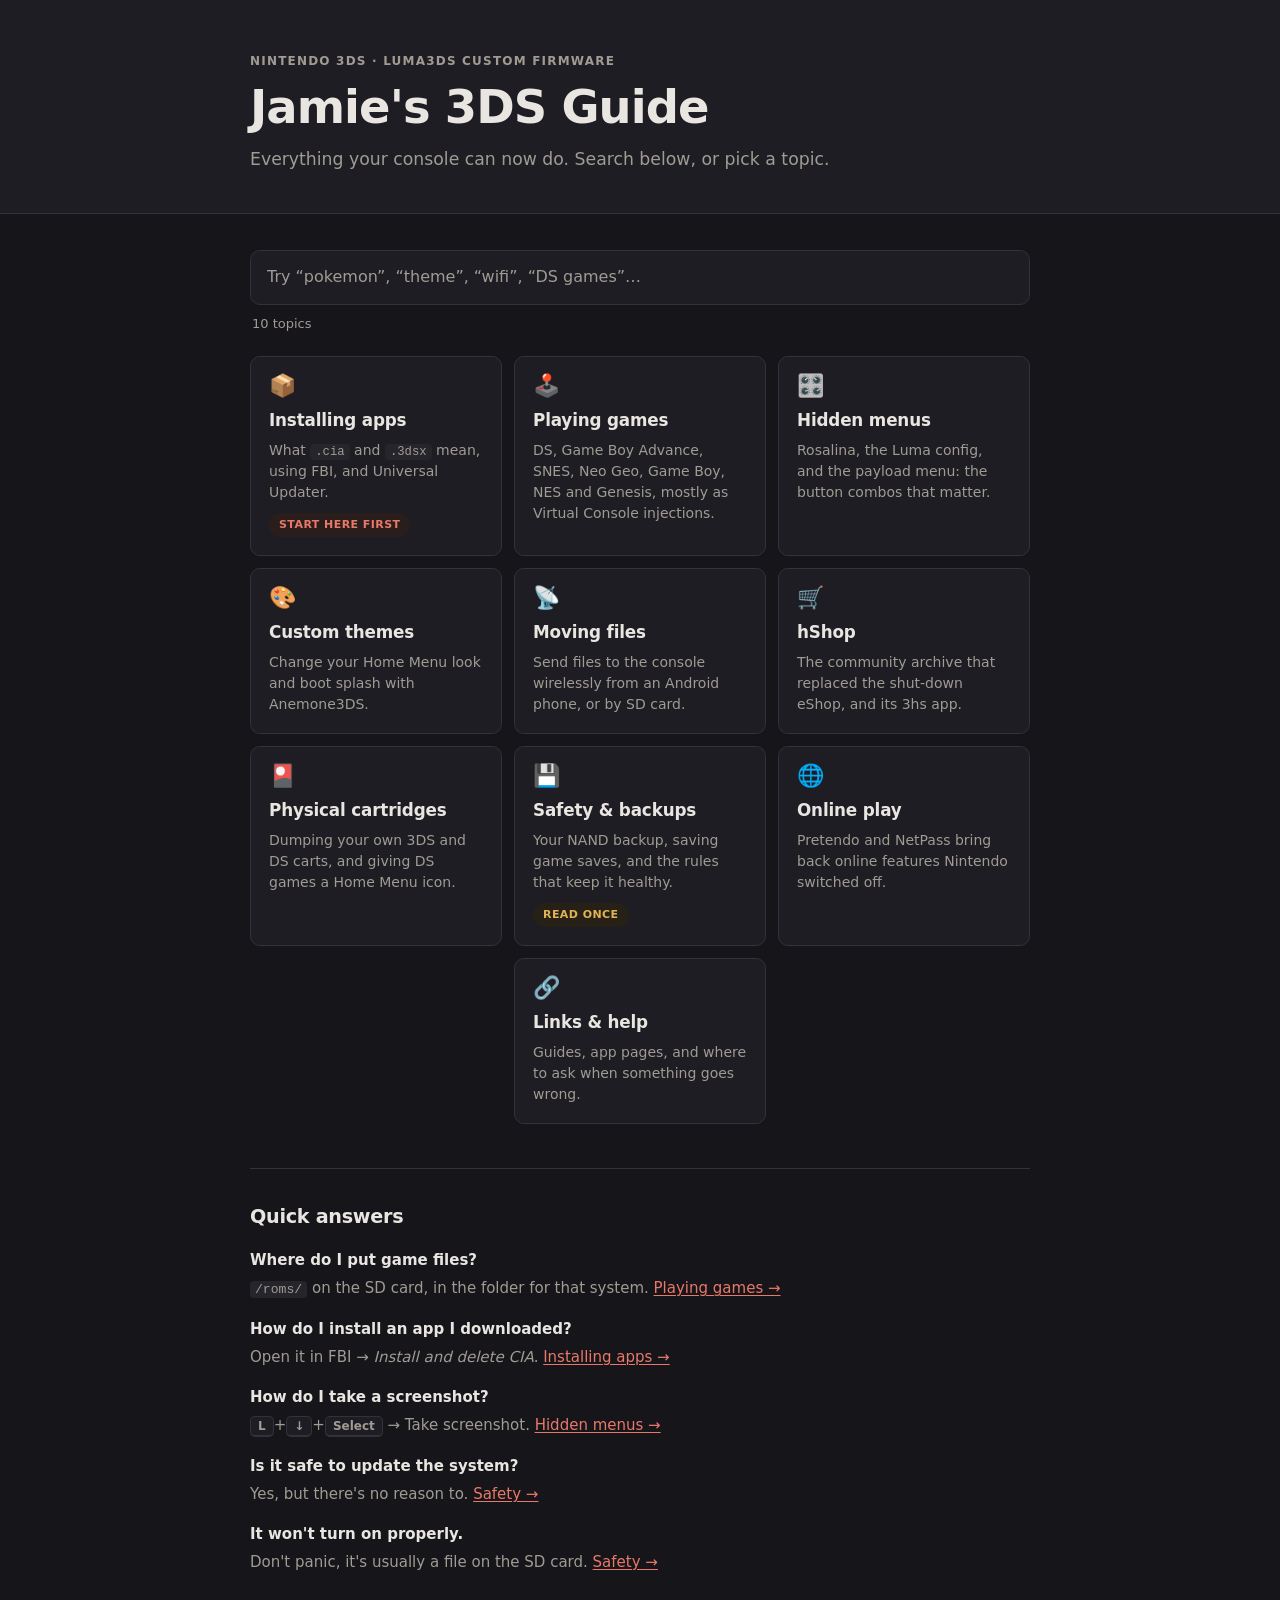
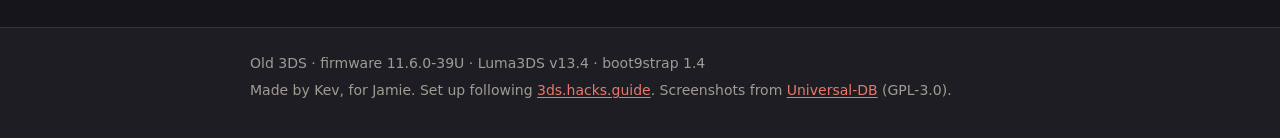
<file: index.html>
<!doctype html>
<html lang="en">
<head>
<meta charset="utf-8">
<meta name="viewport" content="width=device-width, initial-scale=1">
<title>Jamie's 3DS Guide</title>
<meta name="description" content="A plain-English guide to your modded Nintendo 3DS: installing apps, themes, and playing DS, GBA, SNES, Neo Geo and Game Boy games.">
<link rel="stylesheet" href="style.css">
<link rel="icon" href="data:image/svg+xml,<svg xmlns='http://www.w3.org/2000/svg' viewBox='0 0 100 100'><text y='.9em' font-size='90'>🎮</text></svg>">
</head>
<body class="home">

<a class="skip" href="#search">Skip to search</a>

<header class="hero">
  <div class="wrap">
    <p class="kicker">Nintendo 3DS · Luma3DS custom firmware</p>
    <h1>Jamie's 3DS Guide</h1>
    <p class="lede">Everything your console can now do. Search below, or pick a topic.</p>
  </div>
</header>

<main class="wrap">

  <div class="searchbar">
    <input id="search" type="search" placeholder="Try “pokemon”, “theme”, “wifi”, “DS games”…" autocomplete="off" aria-label="Search topics">
    <p class="hint" id="hint">10 topics</p>
  </div>

  <div class="cards" id="cards">

    <a class="topic" href="apps.html"
       data-keywords="install cia 3dsx fbi universal updater app store homebrew download update icon home menu">
      <span class="ico">📦</span>
      <h2>Installing apps</h2>
      <p>What <code>.cia</code> and <code>.3dsx</code> mean, using FBI, and Universal Updater.</p>
      <span class="first">Start here first</span>
    </a>

    <a class="topic" href="games.html"
       data-keywords="games play ds nds gba gameboy advance snes super nintendo neo geo turf masters gb gbc nes genesis mega drive megadrive emulator retroarch twilight snes9x pokemon unbound rom roms virtual console injection inject nsui new super ultimate injector">
      <span class="ico">🕹️</span>
      <h2>Playing games</h2>
      <p>DS, Game Boy Advance, SNES, Neo Geo, Game Boy, NES and Genesis, mostly as Virtual Console injections.</p>
    </a>

    <a class="topic" href="menus.html"
       data-keywords="rosalina luma menu button combo screenshot cheats payload godmode9 boot start select hidden">
      <span class="ico">🎛️</span>
      <h2>Hidden menus</h2>
      <p>Rosalina, the Luma config, and the payload menu: the button combos that matter.</p>
    </a>

    <a class="topic" href="themes.html"
       data-keywords="theme themes anemone theme plaza splash splashscreen boot custom look badges home menu appearance qr code">
      <span class="ico">🎨</span>
      <h2>Custom themes</h2>
      <p>Change your Home Menu look and boot splash with Anemone3DS.</p>
    </a>

    <a class="topic" href="files.html"
       data-keywords="ftp ftpd wifi wireless transfer files android phone sd card copy move computer usb">
      <span class="ico">📡</span>
      <h2>Moving files</h2>
      <p>Send files to the console wirelessly from an Android phone, or by SD card.</p>
    </a>

    <a class="topic" href="hshop.html"
       data-keywords="hshop 3hs eshop download games titles store archive shut down closed">
      <span class="ico">🛒</span>
      <h2>hShop</h2>
      <p>The community archive that replaced the shut-down eShop, and its 3hs app.</p>
    </a>

    <a class="topic" href="cartridges.html"
       data-keywords="cartridge cart cia dump rip godmode9 godmode9i ndsforwarder forwarder physical game 3ds ds">
      <span class="ico">🎴</span>
      <h2>Physical cartridges</h2>
      <p>Dumping your own 3DS and DS carts, and giving DS games a Home Menu icon.</p>
    </a>

    <a class="topic" href="safety.html"
       data-keywords="safety backup nand brick bricked broken recover restore checkpoint saves sd card corrupt rules danger help">
      <span class="ico">💾</span>
      <h2>Safety &amp; backups</h2>
      <p>Your NAND backup, saving game saves, and the rules that keep it healthy.</p>
      <span class="first warn-tag">Read once</span>
    </a>

    <a class="topic" href="online.html"
       data-keywords="online pretendo nimbus netpass streetpass multiplayer internet servers nintendo network">
      <span class="ico">🌐</span>
      <h2>Online play</h2>
      <p>Pretendo and NetPass bring back online features Nintendo switched off.</p>
    </a>

    <a class="topic" href="links.html"
       data-keywords="links guides help forums reference documentation gbatemp reddit discord wiki hacks guide">
      <span class="ico">🔗</span>
      <h2>Links &amp; help</h2>
      <p>Guides, app pages, and where to ask when something goes wrong.</p>
    </a>

  </div>

  <p class="noresults" id="noresults" hidden>No topic matches that. Try <button type="button" class="linkish" data-q="games">games</button>, <button type="button" class="linkish" data-q="theme">theme</button>, or <button type="button" class="linkish" data-q="backup">backup</button>.</p>

  <section class="quick">
    <h2>Quick answers</h2>
    <dl>
      <dt>Where do I put game files?</dt>
      <dd><code>/roms/</code> on the SD card, in the folder for that system. <a href="games.html">Playing games →</a></dd>

      <dt>How do I install an app I downloaded?</dt>
      <dd>Open it in FBI → <em>Install and delete CIA</em>. <a href="apps.html">Installing apps →</a></dd>

      <dt>How do I take a screenshot?</dt>
      <dd><kbd>L</kbd>+<kbd>↓</kbd>+<kbd>Select</kbd> → Take screenshot. <a href="menus.html">Hidden menus →</a></dd>

      <dt>Is it safe to update the system?</dt>
      <dd>Yes, but there's no reason to. <a href="safety.html">Safety →</a></dd>

      <dt>It won't turn on properly.</dt>
      <dd>Don't panic, it's usually a file on the SD card. <a href="safety.html">Safety →</a></dd>
    </dl>
  </section>

</main>

<footer>
  <div class="wrap">
    <p>Old 3DS · firmware 11.6.0-39U · Luma3DS v13.4 · boot9strap 1.4</p>
    <p class="muted">Made by Kev, for Jamie. Set up following <a href="https://3ds.hacks.guide/" rel="noopener">3ds.hacks.guide</a>. Screenshots from <a href="https://db.universal-team.net/" rel="noopener">Universal-DB</a> (GPL-3.0).</p>
  </div>
</footer>

<script src="app.js"></script>
</body>
</html>
</file>
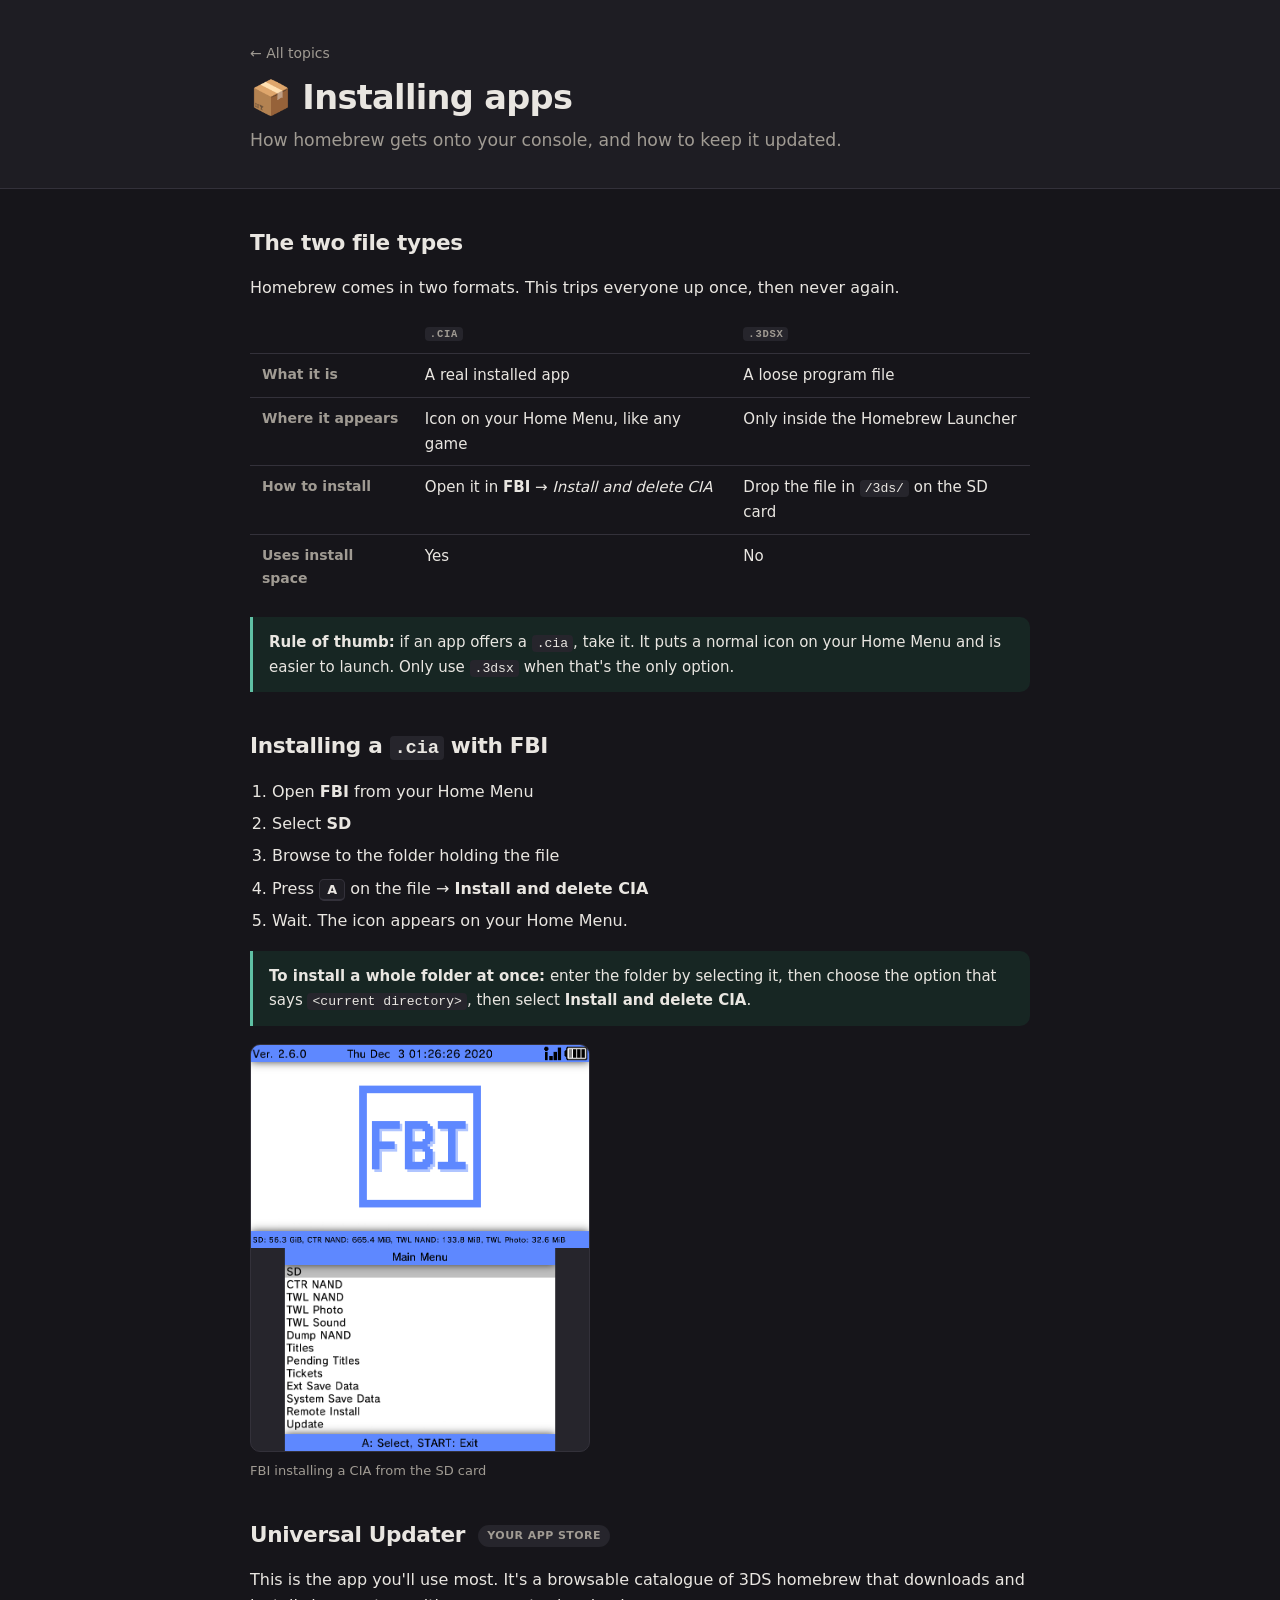
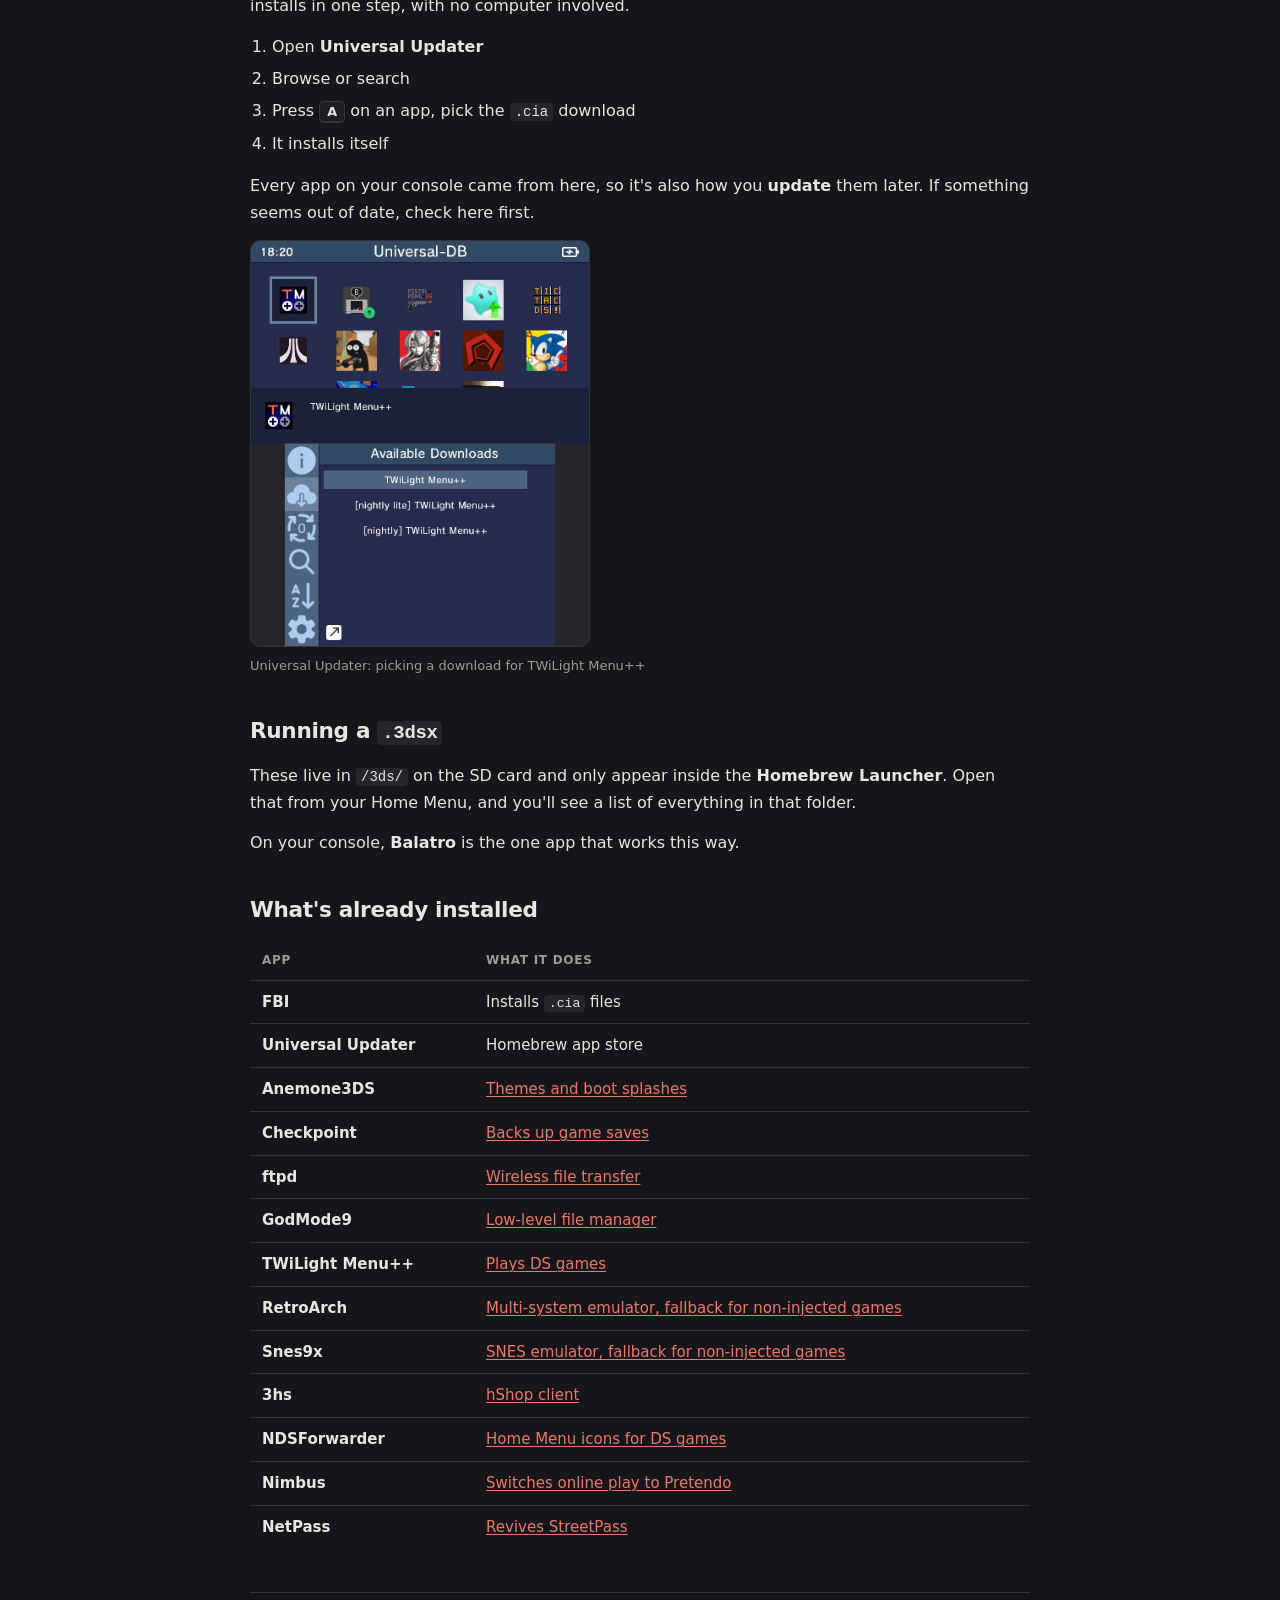
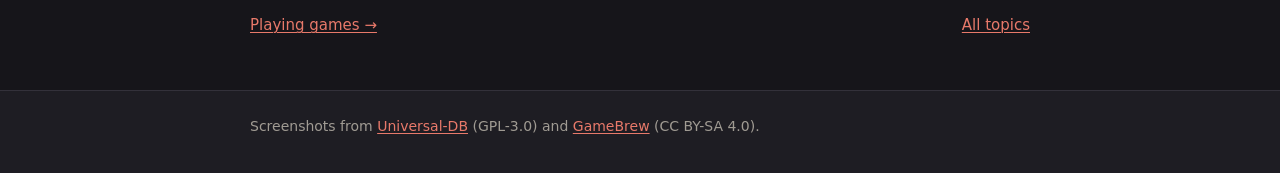
<file: apps.html>
<!doctype html>
<html lang="en">
<head>
<meta charset="utf-8">
<meta name="viewport" content="width=device-width, initial-scale=1">
<title>Installing apps · Jamie's 3DS Guide</title>
<meta name="description" content="What .cia and .3dsx mean, installing with FBI, and using Universal Updater.">
<link rel="stylesheet" href="style.css">
<link rel="icon" href="data:image/svg+xml,<svg xmlns='http://www.w3.org/2000/svg' viewBox='0 0 100 100'><text y='.9em' font-size='90'>🎮</text></svg>">
</head>
<body>

<header class="pagehead">
  <div class="wrap">
    <a class="back" href="index.html">← All topics</a>
    <h1>📦 Installing apps</h1>
    <p class="lede">How homebrew gets onto your console, and how to keep it updated.</p>
  </div>
</header>

<main class="wrap">

<h2>The two file types</h2>
<p>Homebrew comes in two formats. This trips everyone up once, then never again.</p>

<table>
  <thead>
    <tr><th></th><th><code>.cia</code></th><th><code>.3dsx</code></th></tr>
  </thead>
  <tbody>
    <tr><th scope="row">What it is</th><td>A real installed app</td><td>A loose program file</td></tr>
    <tr><th scope="row">Where it appears</th><td>Icon on your Home Menu, like any game</td><td>Only inside the Homebrew Launcher</td></tr>
    <tr><th scope="row">How to install</th><td>Open it in <strong>FBI</strong> → <em>Install and delete CIA</em></td><td>Drop the file in <code>/3ds/</code> on the SD card</td></tr>
    <tr><th scope="row">Uses install space</th><td>Yes</td><td>No</td></tr>
  </tbody>
</table>

<div class="callout tip">
  <strong>Rule of thumb:</strong> if an app offers a <code>.cia</code>, take it. It puts a normal icon on your Home Menu and is easier to launch. Only use <code>.3dsx</code> when that's the only option.
</div>

<h2>Installing a <code>.cia</code> with FBI</h2>
<ol>
  <li>Open <strong>FBI</strong> from your Home Menu</li>
  <li>Select <strong>SD</strong></li>
  <li>Browse to the folder holding the file</li>
  <li>Press <kbd>A</kbd> on the file → <strong>Install and delete CIA</strong></li>
  <li>Wait. The icon appears on your Home Menu.</li>
</ol>
<div class="callout tip">
  <strong>To install a whole folder at once:</strong> enter the folder by selecting it, then choose the option that says <code>&lt;current directory&gt;</code>, then select <strong>Install and delete CIA</strong>.
</div>

<figure class="shot" data-img="fbi-install.png" data-cap="FBI installing a CIA from the SD card"></figure>

<h2>Universal Updater <span class="tag">your app store</span></h2>
<p>This is the app you'll use most. It's a browsable catalogue of 3DS homebrew that downloads and installs in one step, with no computer involved.</p>
<ol>
  <li>Open <strong>Universal Updater</strong></li>
  <li>Browse or search</li>
  <li>Press <kbd>A</kbd> on an app, pick the <code>.cia</code> download</li>
  <li>It installs itself</li>
</ol>
<p>Every app on your console came from here, so it's also how you <strong>update</strong> them later. If something seems out of date, check here first.</p>

<figure class="shot" data-img="universal-updater.png" data-cap="Universal Updater: picking a download for TWiLight Menu++"></figure>

<h2>Running a <code>.3dsx</code></h2>
<p>These live in <code>/3ds/</code> on the SD card and only appear inside the <strong>Homebrew Launcher</strong>. Open that from your Home Menu, and you'll see a list of everything in that folder.</p>
<p>On your console, <strong>Balatro</strong> is the one app that works this way.</p>

<h2>What's already installed</h2>
<table>
  <thead><tr><th>App</th><th>What it does</th></tr></thead>
  <tbody>
    <tr><td><strong>FBI</strong></td><td>Installs <code>.cia</code> files</td></tr>
    <tr><td><strong>Universal Updater</strong></td><td>Homebrew app store</td></tr>
    <tr><td><strong>Anemone3DS</strong></td><td><a href="themes.html">Themes and boot splashes</a></td></tr>
    <tr><td><strong>Checkpoint</strong></td><td><a href="safety.html">Backs up game saves</a></td></tr>
    <tr><td><strong>ftpd</strong></td><td><a href="files.html">Wireless file transfer</a></td></tr>
    <tr><td><strong>GodMode9</strong></td><td><a href="menus.html">Low-level file manager</a></td></tr>
    <tr><td><strong>TWiLight Menu++</strong></td><td><a href="games.html">Plays DS games</a></td></tr>
    <tr><td><strong>RetroArch</strong></td><td><a href="games.html">Multi-system emulator, fallback for non-injected games</a></td></tr>
    <tr><td><strong>Snes9x</strong></td><td><a href="games.html">SNES emulator, fallback for non-injected games</a></td></tr>
    <tr><td><strong>3hs</strong></td><td><a href="hshop.html">hShop client</a></td></tr>
    <tr><td><strong>NDSForwarder</strong></td><td><a href="cartridges.html">Home Menu icons for DS games</a></td></tr>
    <tr><td><strong>Nimbus</strong></td><td><a href="online.html">Switches online play to Pretendo</a></td></tr>
    <tr><td><strong>NetPass</strong></td><td><a href="online.html">Revives StreetPass</a></td></tr>
  </tbody>
</table>

<nav class="pagenav">
  <a href="games.html">Playing games →</a>
  <a href="index.html">All topics</a>
</nav>

</main>

<footer>
  <div class="wrap">
    <p class="muted">Screenshots from <a href="https://db.universal-team.net/" rel="noopener">Universal-DB</a> (GPL-3.0) and <a href="https://www.gamebrew.org/wiki/FBI_3DS" rel="noopener">GameBrew</a> (CC BY-SA 4.0).</p>
  </div>
</footer>

<script src="app.js"></script>
</body>
</html>
</file>
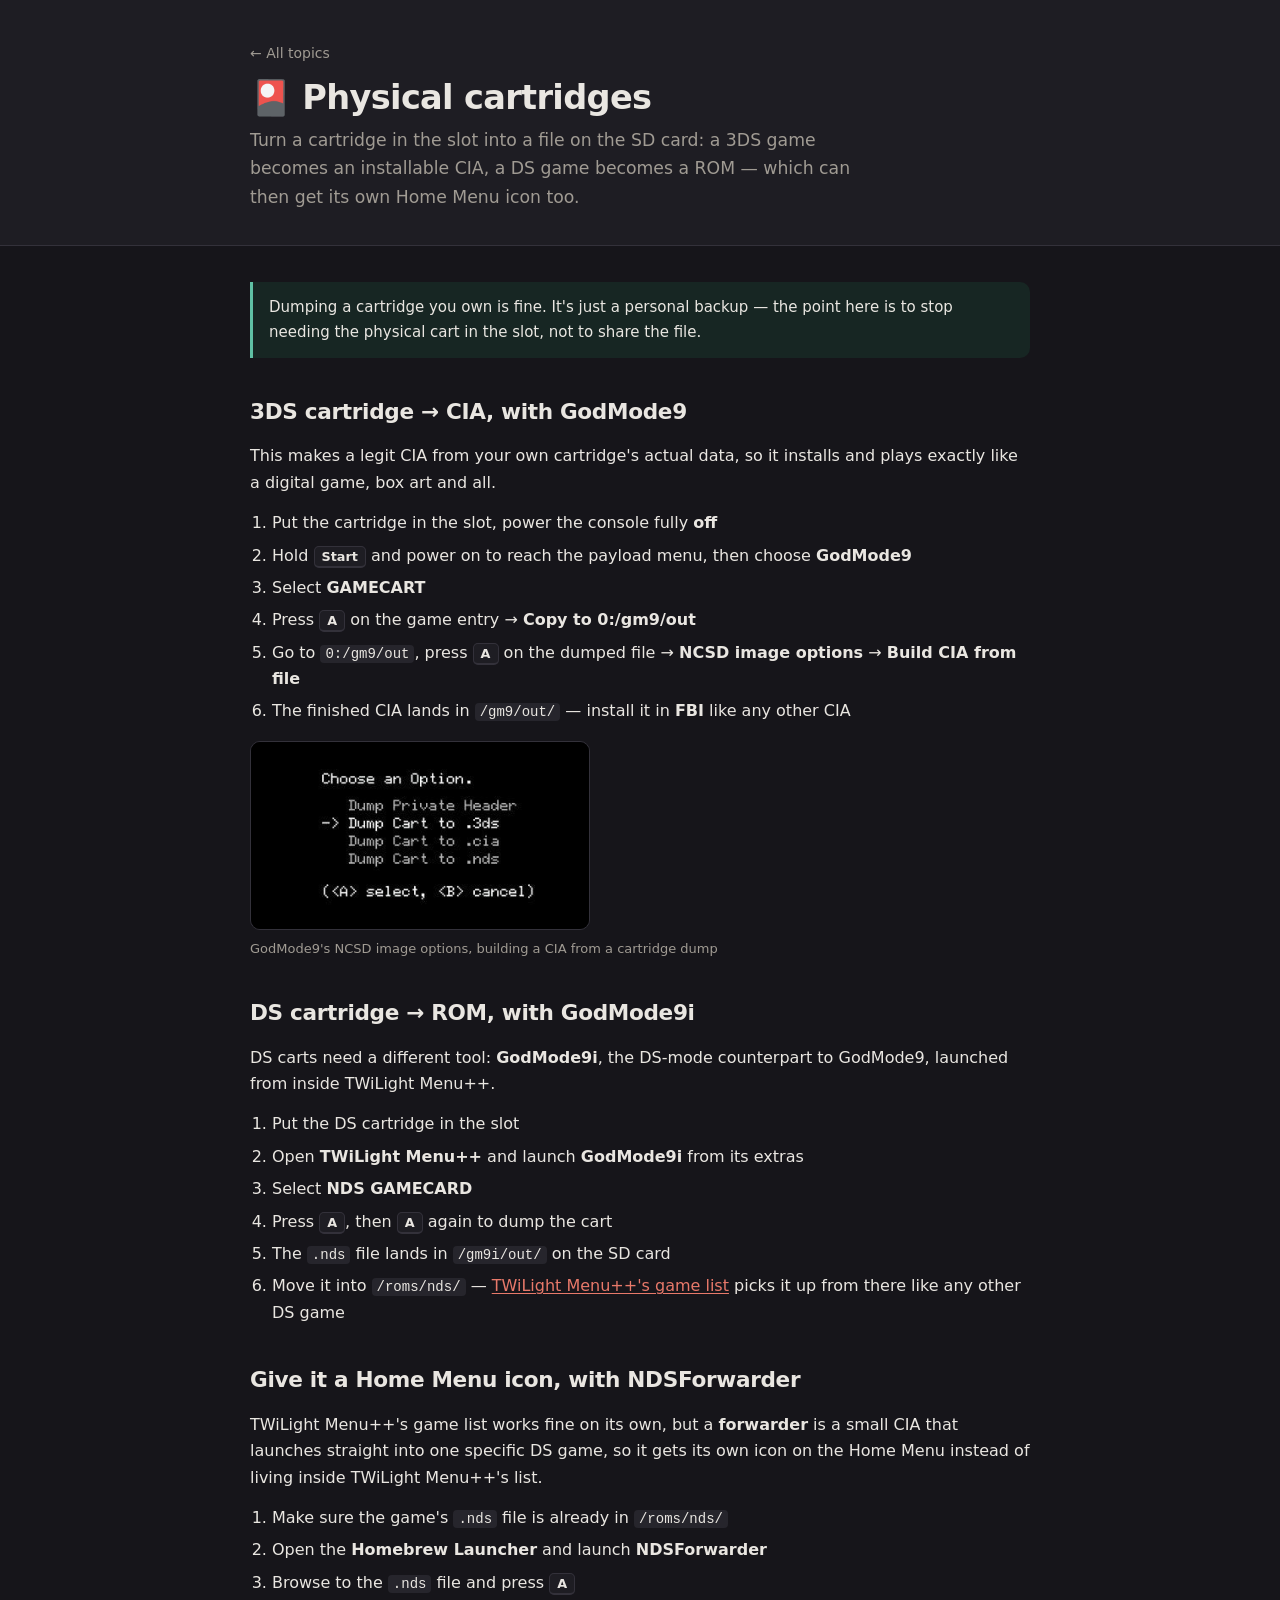
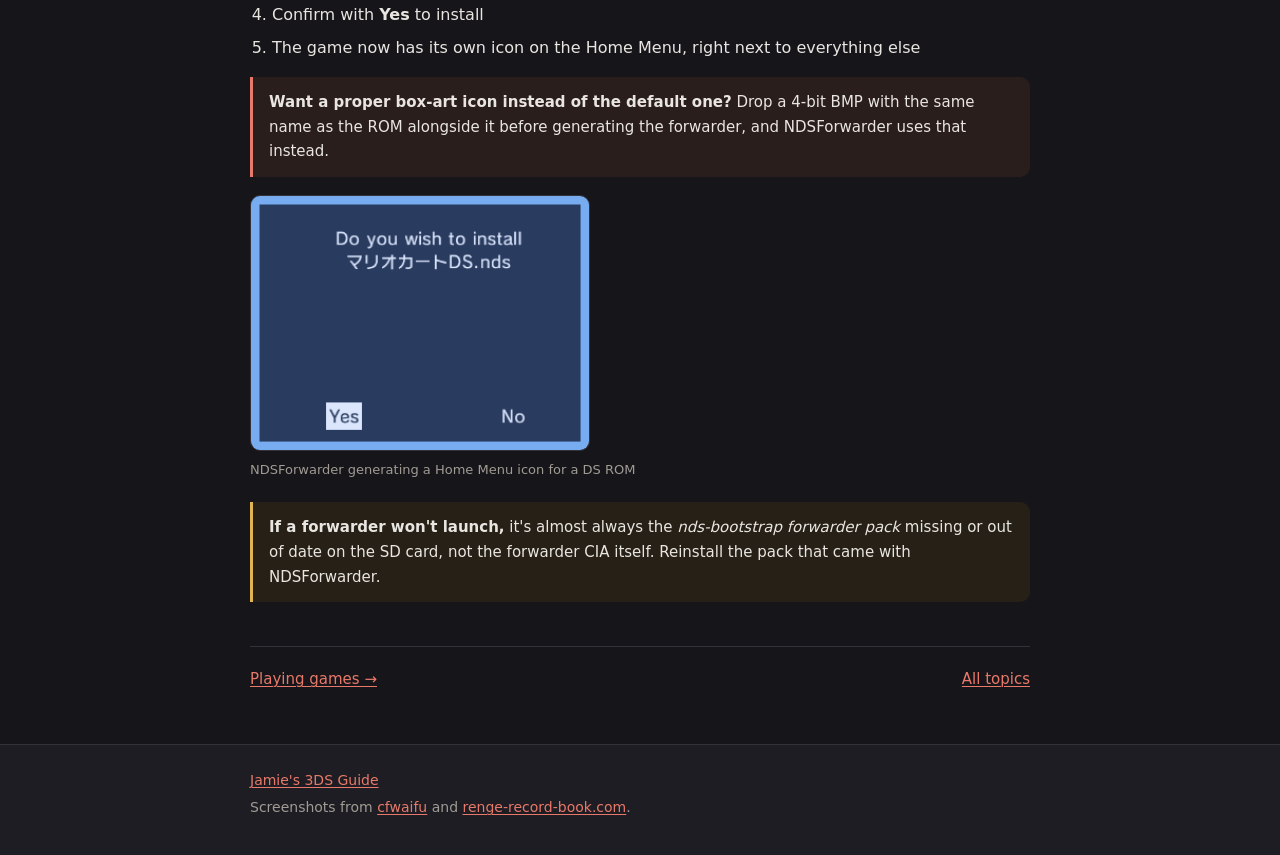
<file: cartridges.html>
<!doctype html>
<html lang="en">
<head>
<meta charset="utf-8">
<meta name="viewport" content="width=device-width, initial-scale=1">
<title>Physical cartridges · Jamie's 3DS Guide</title>
<meta name="description" content="Dumping your own 3DS and DS cartridges, and giving DS games their own Home Menu icon with NDSForwarder.">
<link rel="stylesheet" href="style.css">
<link rel="icon" href="data:image/svg+xml,<svg xmlns='http://www.w3.org/2000/svg' viewBox='0 0 100 100'><text y='.9em' font-size='90'>🎮</text></svg>">
</head>
<body>

<header class="pagehead">
  <div class="wrap">
    <a class="back" href="index.html">← All topics</a>
    <h1>🎴 Physical cartridges</h1>
    <p class="lede">Turn a cartridge in the slot into a file on the SD card: a 3DS game becomes an installable CIA, a DS game becomes a ROM — which can then get its own Home Menu icon too.</p>
  </div>
</header>

<main class="wrap">

<div class="callout tip">
  Dumping a cartridge you own is fine. It's just a personal backup — the point here is to stop needing the physical cart in the slot, not to share the file.
</div>

<h2 id="3ds">3DS cartridge → CIA, with GodMode9</h2>
<p>This makes a legit CIA from your own cartridge's actual data, so it installs and plays exactly like a digital game, box art and all.</p>
<ol>
  <li>Put the cartridge in the slot, power the console fully <strong>off</strong></li>
  <li>Hold <kbd>Start</kbd> and power on to reach the payload menu, then choose <strong>GodMode9</strong></li>
  <li>Select <strong>GAMECART</strong></li>
  <li>Press <kbd>A</kbd> on the game entry → <strong>Copy to 0:/gm9/out</strong></li>
  <li>Go to <code>0:/gm9/out</code>, press <kbd>A</kbd> on the dumped file → <strong>NCSD image options</strong> → <strong>Build CIA from file</strong></li>
  <li>The finished CIA lands in <code>/gm9/out/</code> — install it in <strong>FBI</strong> like any other CIA</li>
</ol>

<figure class="shot" data-img="godmode9-cia.png" data-cap="GodMode9's NCSD image options, building a CIA from a cartridge dump"></figure>

<h2 id="ds">DS cartridge → ROM, with GodMode9i</h2>
<p>DS carts need a different tool: <strong>GodMode9i</strong>, the DS-mode counterpart to GodMode9, launched from inside TWiLight Menu++.</p>
<ol>
  <li>Put the DS cartridge in the slot</li>
  <li>Open <strong>TWiLight Menu++</strong> and launch <strong>GodMode9i</strong> from its extras</li>
  <li>Select <strong>NDS GAMECARD</strong></li>
  <li>Press <kbd>A</kbd>, then <kbd>A</kbd> again to dump the cart</li>
  <li>The <code>.nds</code> file lands in <code>/gm9i/out/</code> on the SD card</li>
  <li>Move it into <code>/roms/nds/</code> — <a href="games.html#ds">TWiLight Menu++'s game list</a> picks it up from there like any other DS game</li>
</ol>

<h2 id="forwarder">Give it a Home Menu icon, with NDSForwarder</h2>
<p>TWiLight Menu++'s game list works fine on its own, but a <strong>forwarder</strong> is a small CIA that launches straight into one specific DS game, so it gets its own icon on the Home Menu instead of living inside TWiLight Menu++'s list.</p>
<ol>
  <li>Make sure the game's <code>.nds</code> file is already in <code>/roms/nds/</code></li>
  <li>Open the <strong>Homebrew Launcher</strong> and launch <strong>NDSForwarder</strong></li>
  <li>Browse to the <code>.nds</code> file and press <kbd>A</kbd></li>
  <li>Confirm with <strong>Yes</strong> to install</li>
  <li>The game now has its own icon on the Home Menu, right next to everything else</li>
</ol>

<div class="callout do">
  <strong>Want a proper box-art icon instead of the default one?</strong> Drop a 4-bit BMP with the same name as the ROM alongside it before generating the forwarder, and NDSForwarder uses that instead.
</div>

<figure class="shot" data-img="ndsforwarder.png" data-cap="NDSForwarder generating a Home Menu icon for a DS ROM"></figure>

<div class="callout warn">
  <strong>If a forwarder won't launch,</strong> it's almost always the <em>nds-bootstrap forwarder pack</em> missing or out of date on the SD card, not the forwarder CIA itself. Reinstall the pack that came with NDSForwarder.
</div>

<nav class="pagenav">
  <a href="games.html">Playing games →</a>
  <a href="index.html">All topics</a>
</nav>

</main>

<footer>
  <div class="wrap">
    <p class="muted"><a href="index.html">Jamie's 3DS Guide</a></p>
    <p class="muted">Screenshots from <a href="https://www.cfwaifu.com/3ds-dump-cartridges/" rel="noopener">cfwaifu</a> and <a href="https://renge-record-book.com/" rel="noopener">renge-record-book.com</a>.</p>
  </div>
</footer>

<script src="app.js"></script>
</body>
</html>
</file>
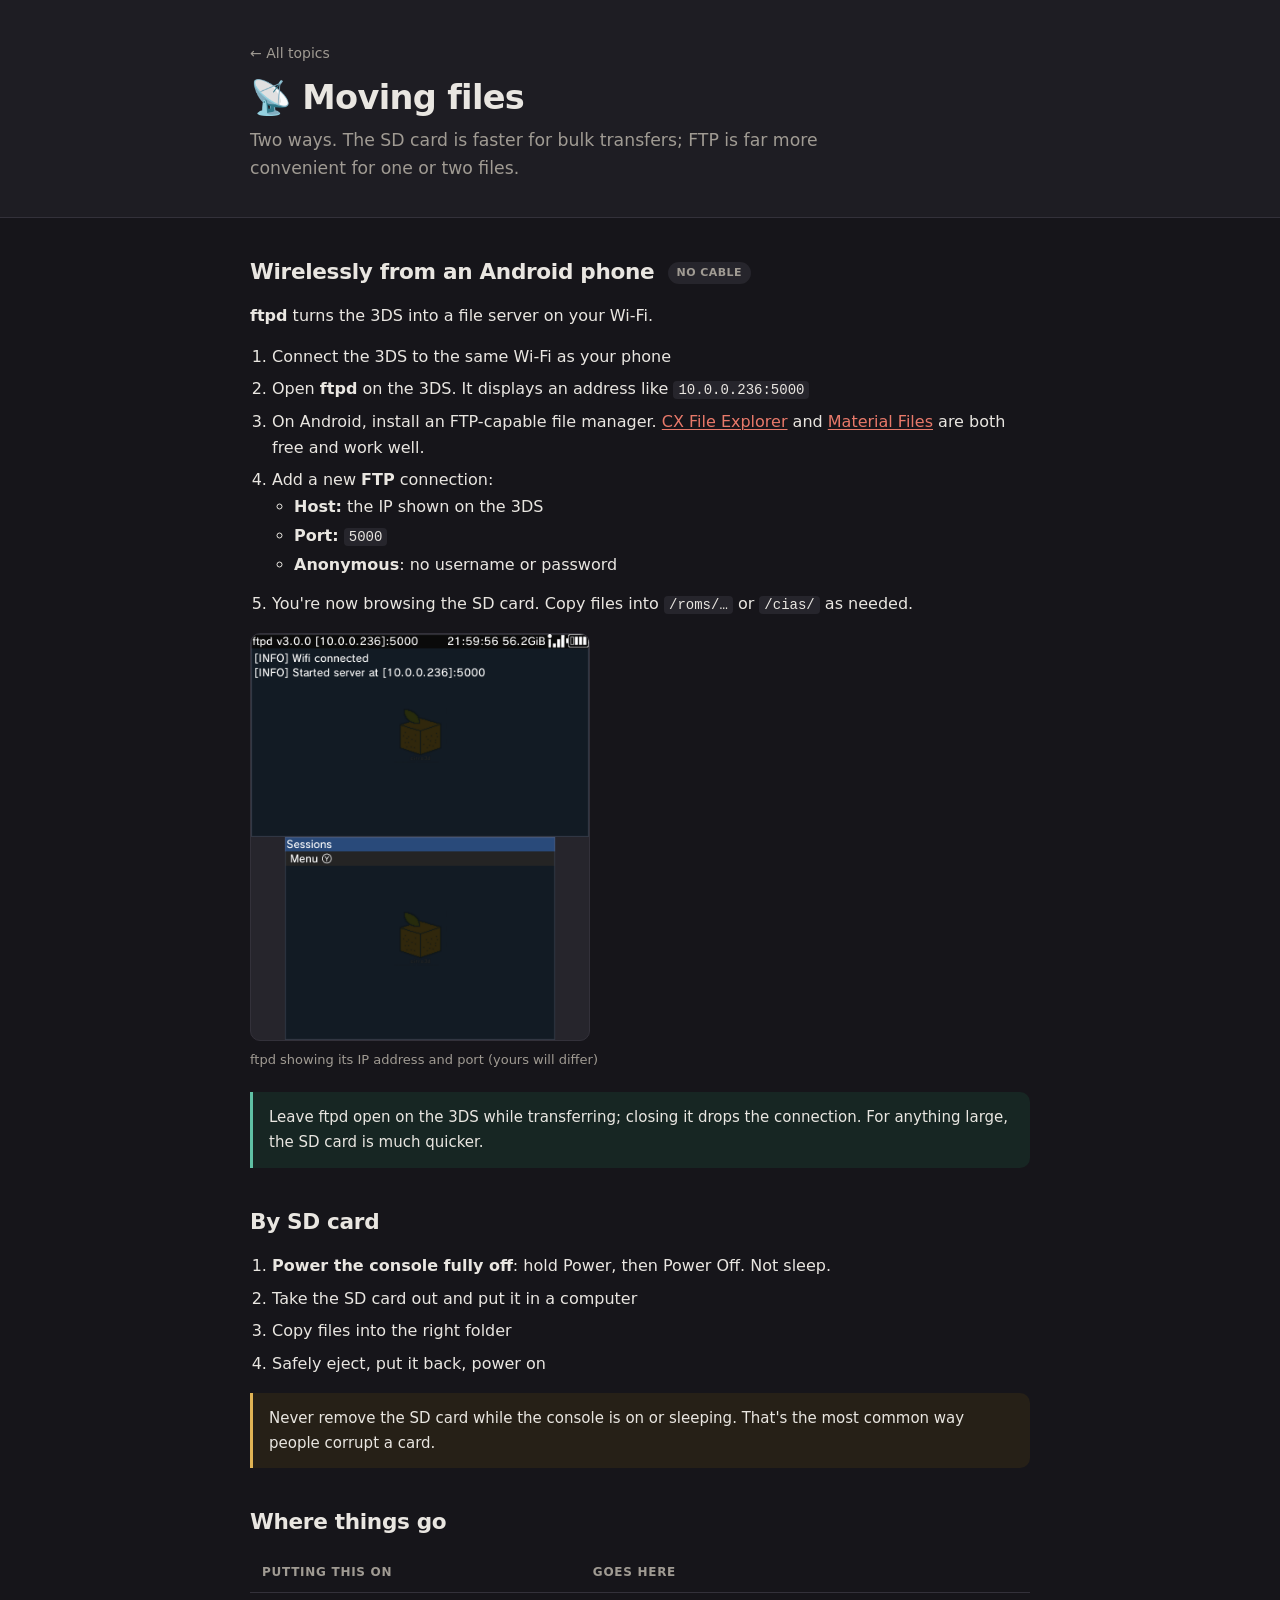
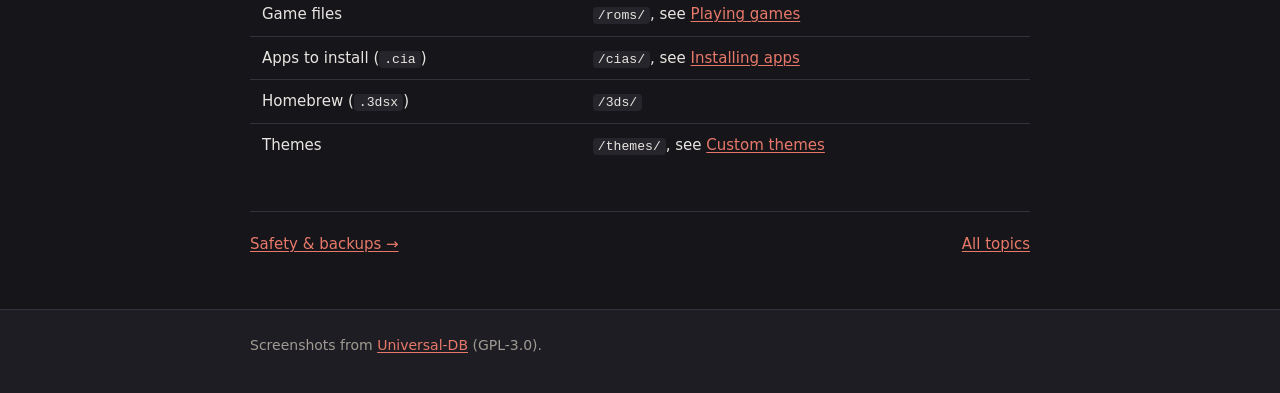
<file: files.html>
<!doctype html>
<html lang="en">
<head>
<meta charset="utf-8">
<meta name="viewport" content="width=device-width, initial-scale=1">
<title>Moving files · Jamie's 3DS Guide</title>
<meta name="description" content="Send files to the 3DS wirelessly from an Android phone with ftpd, or by SD card.">
<link rel="stylesheet" href="style.css">
<link rel="icon" href="data:image/svg+xml,<svg xmlns='http://www.w3.org/2000/svg' viewBox='0 0 100 100'><text y='.9em' font-size='90'>🎮</text></svg>">
</head>
<body>

<header class="pagehead">
  <div class="wrap">
    <a class="back" href="index.html">← All topics</a>
    <h1>📡 Moving files</h1>
    <p class="lede">Two ways. The SD card is faster for bulk transfers; FTP is far more convenient for one or two files.</p>
  </div>
</header>

<main class="wrap">

<h2>Wirelessly from an Android phone <span class="tag">no cable</span></h2>
<p><strong>ftpd</strong> turns the 3DS into a file server on your Wi-Fi.</p>
<ol>
  <li>Connect the 3DS to the same Wi-Fi as your phone</li>
  <li>Open <strong>ftpd</strong> on the 3DS. It displays an address like <code>10.0.0.236:5000</code></li>
  <li>On Android, install an FTP-capable file manager. <a href="https://play.google.com/store/apps/details?id=com.cxinventor.file.explorer" rel="noopener">CX File Explorer</a> and <a href="https://f-droid.org/packages/me.zhanghai.android.files/" rel="noopener">Material Files</a> are both free and work well.</li>
  <li>Add a new <strong>FTP</strong> connection:
    <ul class="tight">
      <li><strong>Host:</strong> the IP shown on the 3DS</li>
      <li><strong>Port:</strong> <code>5000</code></li>
      <li><strong>Anonymous</strong>: no username or password</li>
    </ul>
  </li>
  <li>You're now browsing the SD card. Copy files into <code>/roms/…</code> or <code>/cias/</code> as needed.</li>
</ol>

<figure class="shot" data-img="ftpd.png" data-cap="ftpd showing its IP address and port (yours will differ)"></figure>

<div class="callout tip">
  Leave ftpd open on the 3DS while transferring; closing it drops the connection. For anything large, the SD card is much quicker.
</div>

<h2>By SD card</h2>
<ol>
  <li><strong>Power the console fully off</strong>: hold Power, then Power Off. Not sleep.</li>
  <li>Take the SD card out and put it in a computer</li>
  <li>Copy files into the right folder</li>
  <li>Safely eject, put it back, power on</li>
</ol>

<div class="callout warn">
  Never remove the SD card while the console is on or sleeping. That's the most common way people corrupt a card.
</div>

<h2>Where things go</h2>
<table>
  <thead><tr><th>Putting this on</th><th>Goes here</th></tr></thead>
  <tbody>
    <tr><td>Game files</td><td><code>/roms/</code>, see <a href="games.html">Playing games</a></td></tr>
    <tr><td>Apps to install (<code>.cia</code>)</td><td><code>/cias/</code>, see <a href="apps.html">Installing apps</a></td></tr>
    <tr><td>Homebrew (<code>.3dsx</code>)</td><td><code>/3ds/</code></td></tr>
    <tr><td>Themes</td><td><code>/themes/</code>, see <a href="themes.html">Custom themes</a></td></tr>
  </tbody>
</table>

<nav class="pagenav">
  <a href="safety.html">Safety &amp; backups →</a>
  <a href="index.html">All topics</a>
</nav>

</main>

<footer>
  <div class="wrap">
    <p class="muted">Screenshots from <a href="https://db.universal-team.net/" rel="noopener">Universal-DB</a> (GPL-3.0).</p>
  </div>
</footer>

<script src="app.js"></script>
</body>
</html>
</file>
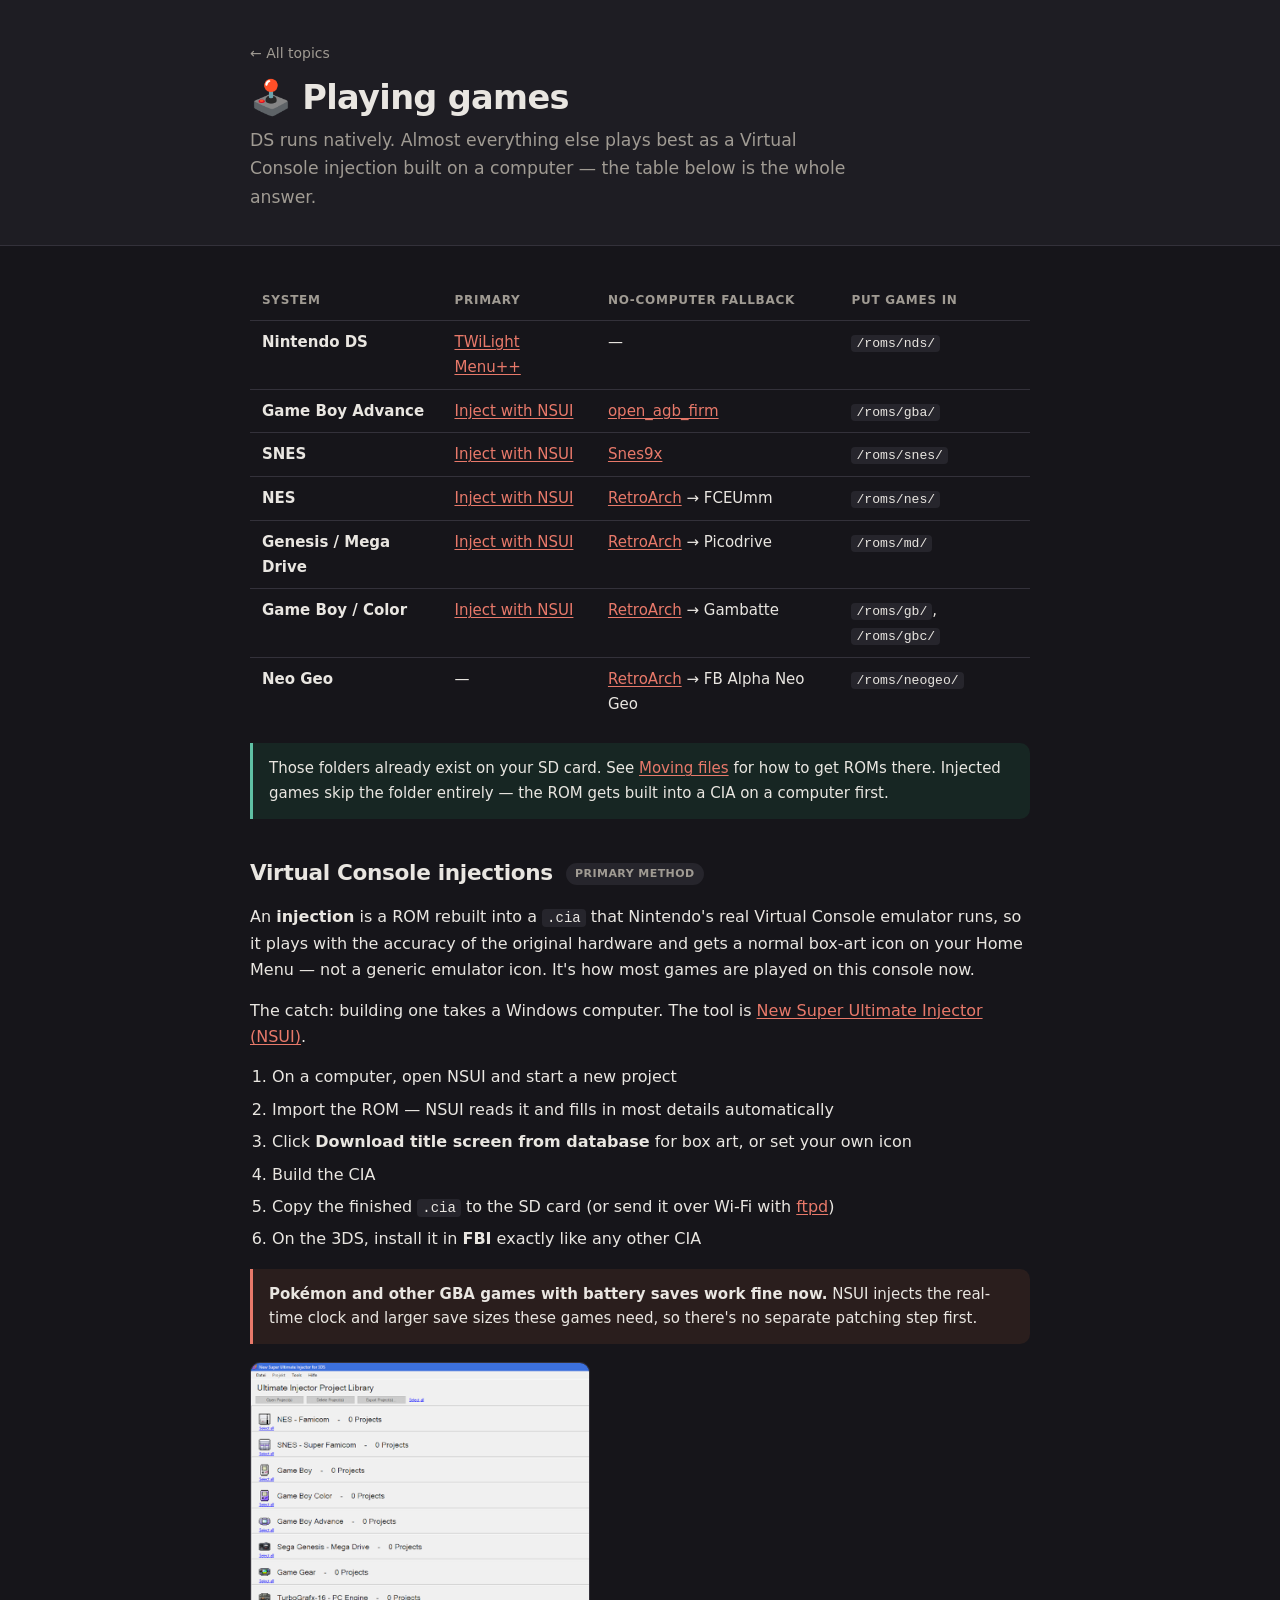
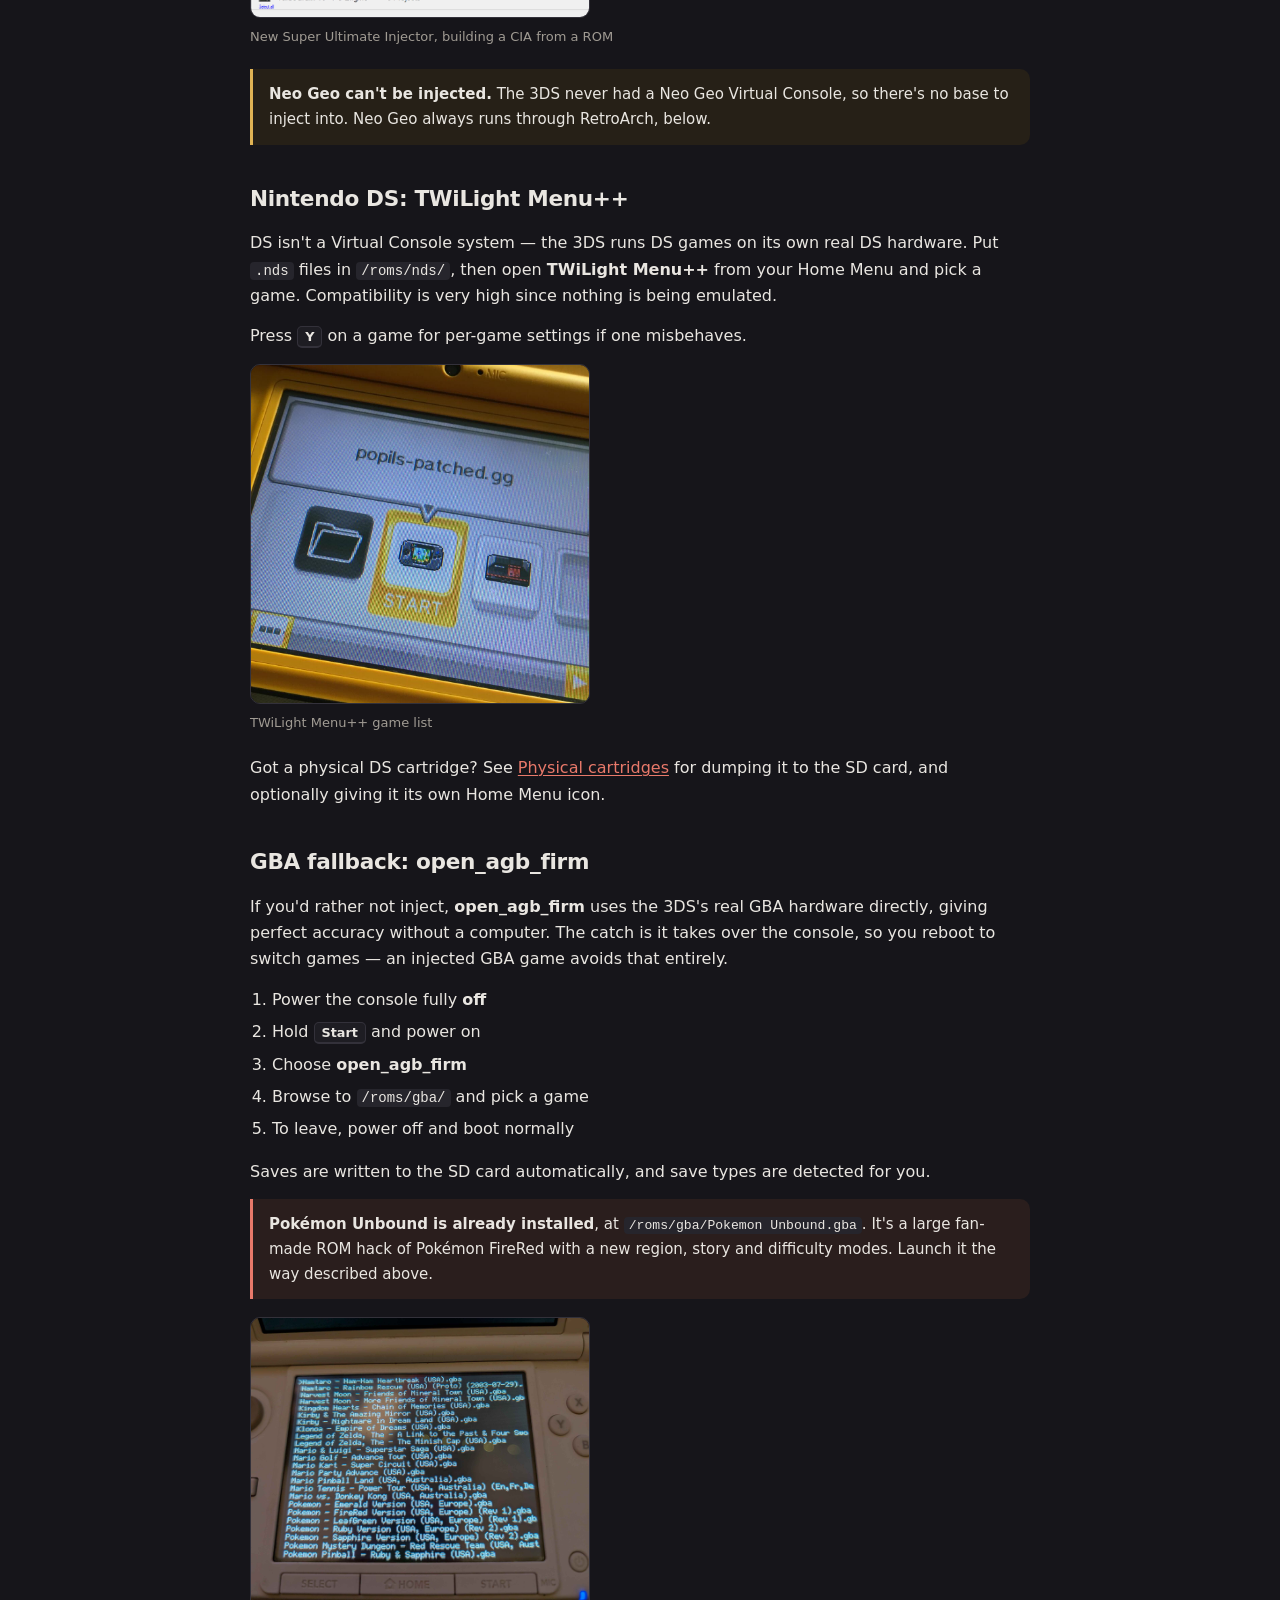
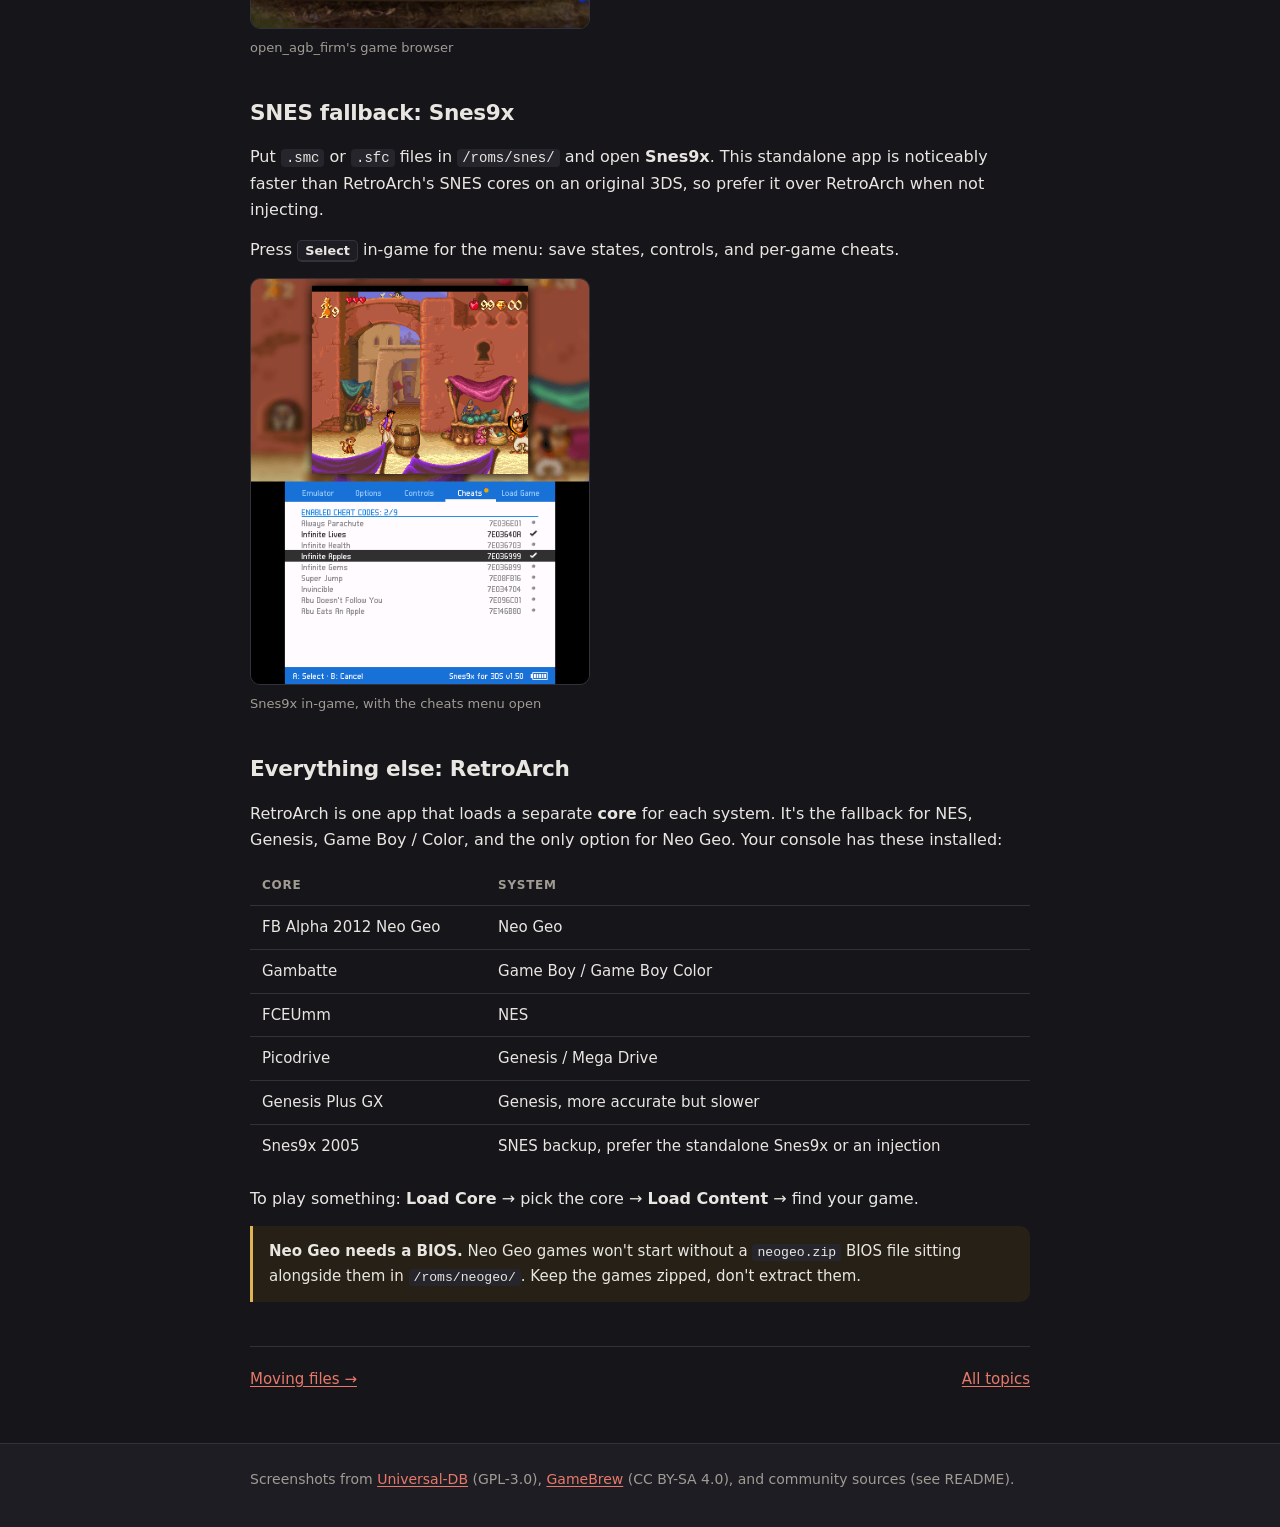
<file: games.html>
<!doctype html>
<html lang="en">
<head>
<meta charset="utf-8">
<meta name="viewport" content="width=device-width, initial-scale=1">
<title>Playing games · Jamie's 3DS Guide</title>
<meta name="description" content="Playing DS, Game Boy Advance, SNES, Neo Geo, Game Boy, NES and Genesis games, mostly as Virtual Console injections built with NSUI.">
<link rel="stylesheet" href="style.css">
<link rel="icon" href="data:image/svg+xml,<svg xmlns='http://www.w3.org/2000/svg' viewBox='0 0 100 100'><text y='.9em' font-size='90'>🎮</text></svg>">
</head>
<body>

<header class="pagehead">
  <div class="wrap">
    <a class="back" href="index.html">← All topics</a>
    <h1>🕹️ Playing games</h1>
    <p class="lede">DS runs natively. Almost everything else plays best as a Virtual Console injection built on a computer — the table below is the whole answer.</p>
  </div>
</header>

<main class="wrap">

<table class="routing">
  <thead><tr><th>System</th><th>Primary</th><th>No-computer fallback</th><th>Put games in</th></tr></thead>
  <tbody>
    <tr><td>Nintendo DS</td><td><a href="#ds">TWiLight Menu++</a></td><td>—</td><td><code>/roms/nds/</code></td></tr>
    <tr><td>Game Boy Advance</td><td><a href="#inject">Inject with NSUI</a></td><td><a href="#gba">open_agb_firm</a></td><td><code>/roms/gba/</code></td></tr>
    <tr><td>SNES</td><td><a href="#inject">Inject with NSUI</a></td><td><a href="#snes">Snes9x</a></td><td><code>/roms/snes/</code></td></tr>
    <tr><td>NES</td><td><a href="#inject">Inject with NSUI</a></td><td><a href="#retroarch">RetroArch</a> → FCEUmm</td><td><code>/roms/nes/</code></td></tr>
    <tr><td>Genesis / Mega Drive</td><td><a href="#inject">Inject with NSUI</a></td><td><a href="#retroarch">RetroArch</a> → Picodrive</td><td><code>/roms/md/</code></td></tr>
    <tr><td>Game Boy / Color</td><td><a href="#inject">Inject with NSUI</a></td><td><a href="#retroarch">RetroArch</a> → Gambatte</td><td><code>/roms/gb/</code>, <code>/roms/gbc/</code></td></tr>
    <tr><td>Neo Geo</td><td>—</td><td><a href="#retroarch">RetroArch</a> → FB Alpha Neo Geo</td><td><code>/roms/neogeo/</code></td></tr>
  </tbody>
</table>

<div class="callout tip">
  Those folders already exist on your SD card. See <a href="files.html">Moving files</a> for how to get ROMs there. Injected games skip the folder entirely — the ROM gets built into a CIA on a computer first.
</div>

<h2 id="inject">Virtual Console injections <span class="tag">primary method</span></h2>
<p>An <strong>injection</strong> is a ROM rebuilt into a <code>.cia</code> that Nintendo's real Virtual Console emulator runs, so it plays with the accuracy of the original hardware and gets a normal box-art icon on your Home Menu — not a generic emulator icon. It's how most games are played on this console now.</p>
<p>The catch: building one takes a Windows computer. The tool is <a href="https://gbatemp.net/threads/new-super-ultimate-injector-3ds.539175/" rel="noopener">New Super Ultimate Injector (NSUI)</a>.</p>
<ol>
  <li>On a computer, open NSUI and start a new project</li>
  <li>Import the ROM — NSUI reads it and fills in most details automatically</li>
  <li>Click <strong>Download title screen from database</strong> for box art, or set your own icon</li>
  <li>Build the CIA</li>
  <li>Copy the finished <code>.cia</code> to the SD card (or send it over Wi-Fi with <a href="files.html">ftpd</a>)</li>
  <li>On the 3DS, install it in <strong>FBI</strong> exactly like any other CIA</li>
</ol>

<div class="callout do">
  <strong>Pokémon and other GBA games with battery saves work fine now.</strong> NSUI injects the real-time clock and larger save sizes these games need, so there's no separate patching step first.
</div>

<figure class="shot" data-img="nsui.png" data-cap="New Super Ultimate Injector, building a CIA from a ROM"></figure>

<div class="callout warn">
  <strong>Neo Geo can't be injected.</strong> The 3DS never had a Neo Geo Virtual Console, so there's no base to inject into. Neo Geo always runs through RetroArch, below.
</div>

<h2 id="ds">Nintendo DS: TWiLight Menu++</h2>
<p>DS isn't a Virtual Console system — the 3DS runs DS games on its own real DS hardware. Put <code>.nds</code> files in <code>/roms/nds/</code>, then open <strong>TWiLight Menu++</strong> from your Home Menu and pick a game. Compatibility is very high since nothing is being emulated.</p>
<p>Press <kbd>Y</kbd> on a game for per-game settings if one misbehaves.</p>

<figure class="shot" data-img="twilight.png" data-cap="TWiLight Menu++ game list"></figure>

<p>Got a physical DS cartridge? See <a href="cartridges.html">Physical cartridges</a> for dumping it to the SD card, and optionally giving it its own Home Menu icon.</p>

<h2 id="gba">GBA fallback: open_agb_firm</h2>
<p>If you'd rather not inject, <strong>open_agb_firm</strong> uses the 3DS's real GBA hardware directly, giving perfect accuracy without a computer. The catch is it takes over the console, so you reboot to switch games — an injected GBA game avoids that entirely.</p>
<ol>
  <li>Power the console fully <strong>off</strong></li>
  <li>Hold <kbd>Start</kbd> and power on</li>
  <li>Choose <strong>open_agb_firm</strong></li>
  <li>Browse to <code>/roms/gba/</code> and pick a game</li>
  <li>To leave, power off and boot normally</li>
</ol>
<p>Saves are written to the SD card automatically, and save types are detected for you.</p>

<div class="callout do">
  <strong>Pokémon Unbound is already installed</strong>, at <code>/roms/gba/Pokemon Unbound.gba</code>. It's a large fan-made ROM hack of Pokémon FireRed with a new region, story and difficulty modes. Launch it the way described above.
</div>

<figure class="shot" data-img="open-agb-firm.png" data-cap="open_agb_firm's game browser"></figure>

<h2 id="snes">SNES fallback: Snes9x</h2>
<p>Put <code>.smc</code> or <code>.sfc</code> files in <code>/roms/snes/</code> and open <strong>Snes9x</strong>. This standalone app is noticeably faster than RetroArch's SNES cores on an original 3DS, so prefer it over RetroArch when not injecting.</p>
<p>Press <kbd>Select</kbd> in-game for the menu: save states, controls, and per-game cheats.</p>

<figure class="shot" data-img="snes9x.png" data-cap="Snes9x in-game, with the cheats menu open"></figure>

<h2 id="retroarch">Everything else: RetroArch</h2>
<p>RetroArch is one app that loads a separate <strong>core</strong> for each system. It's the fallback for NES, Genesis, Game Boy / Color, and the only option for Neo Geo. Your console has these installed:</p>
<table>
  <thead><tr><th>Core</th><th>System</th></tr></thead>
  <tbody>
    <tr><td>FB Alpha 2012 Neo Geo</td><td>Neo Geo</td></tr>
    <tr><td>Gambatte</td><td>Game Boy / Game Boy Color</td></tr>
    <tr><td>FCEUmm</td><td>NES</td></tr>
    <tr><td>Picodrive</td><td>Genesis / Mega Drive</td></tr>
    <tr><td>Genesis Plus GX</td><td>Genesis, more accurate but slower</td></tr>
    <tr><td>Snes9x 2005</td><td>SNES backup, prefer the standalone Snes9x or an injection</td></tr>
  </tbody>
</table>
<p>To play something: <strong>Load Core</strong> → pick the core → <strong>Load Content</strong> → find your game.</p>

<div class="callout warn">
  <strong>Neo Geo needs a BIOS.</strong> Neo Geo games won't start without a <code>neogeo.zip</code> BIOS file sitting alongside them in <code>/roms/neogeo/</code>. Keep the games zipped, don't extract them.
</div>

<nav class="pagenav">
  <a href="files.html">Moving files →</a>
  <a href="index.html">All topics</a>
</nav>

</main>

<footer>
  <div class="wrap">
    <p class="muted">Screenshots from <a href="https://db.universal-team.net/" rel="noopener">Universal-DB</a> (GPL-3.0), <a href="https://www.gamebrew.org/wiki/New_Super_Ultimate_Injector_3DS" rel="noopener">GameBrew</a> (CC BY-SA 4.0), and community sources (see README).</p>
  </div>
</footer>

<script src="app.js"></script>
</body>
</html>
</file>
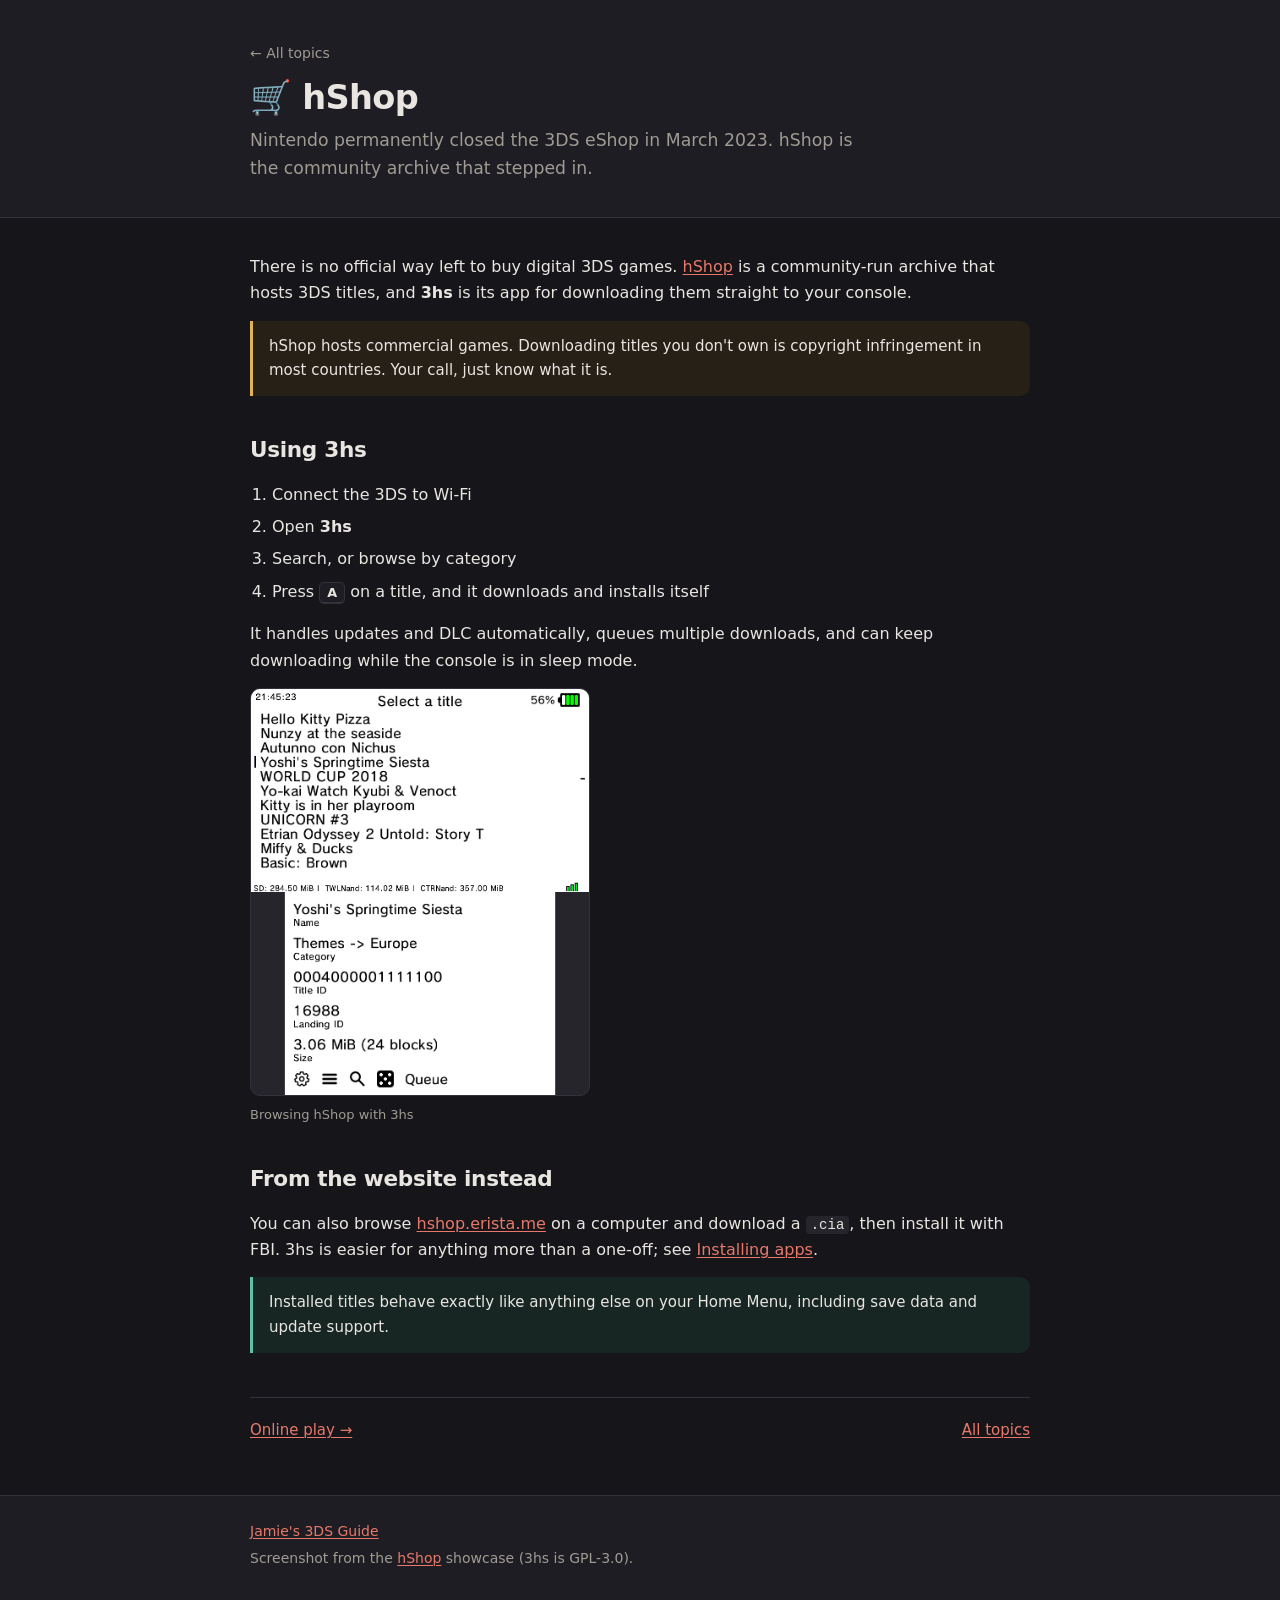
<file: hshop.html>
<!doctype html>
<html lang="en">
<head>
<meta charset="utf-8">
<meta name="viewport" content="width=device-width, initial-scale=1">
<title>hShop · Jamie's 3DS Guide</title>
<meta name="description" content="The community archive that replaced the shut-down 3DS eShop, and its 3hs app.">
<link rel="stylesheet" href="style.css">
<link rel="icon" href="data:image/svg+xml,<svg xmlns='http://www.w3.org/2000/svg' viewBox='0 0 100 100'><text y='.9em' font-size='90'>🎮</text></svg>">
</head>
<body>

<header class="pagehead">
  <div class="wrap">
    <a class="back" href="index.html">← All topics</a>
    <h1>🛒 hShop</h1>
    <p class="lede">Nintendo permanently closed the 3DS eShop in March 2023. hShop is the community archive that stepped in.</p>
  </div>
</header>

<main class="wrap">

<p>There is no official way left to buy digital 3DS games. <a href="https://hshop.erista.me/" rel="noopener">hShop</a> is a community-run archive that hosts 3DS titles, and <strong>3hs</strong> is its app for downloading them straight to your console.</p>

<div class="callout warn">
  hShop hosts commercial games. Downloading titles you don't own is copyright infringement in most countries. Your call, just know what it is.
</div>

<h2>Using 3hs</h2>
<ol>
  <li>Connect the 3DS to Wi-Fi</li>
  <li>Open <strong>3hs</strong></li>
  <li>Search, or browse by category</li>
  <li>Press <kbd>A</kbd> on a title, and it downloads and installs itself</li>
</ol>

<p>It handles updates and DLC automatically, queues multiple downloads, and can keep downloading while the console is in sleep mode.</p>

<figure class="shot" data-img="3hs.png" data-cap="Browsing hShop with 3hs"></figure>

<h2>From the website instead</h2>
<p>You can also browse <a href="https://hshop.erista.me/" rel="noopener">hshop.erista.me</a> on a computer and download a <code>.cia</code>, then install it with FBI. 3hs is easier for anything more than a one-off; see <a href="apps.html">Installing apps</a>.</p>

<div class="callout tip">
  Installed titles behave exactly like anything else on your Home Menu, including save data and update support.
</div>

<nav class="pagenav">
  <a href="online.html">Online play →</a>
  <a href="index.html">All topics</a>
</nav>

</main>

<footer>
  <div class="wrap">
    <p class="muted"><a href="index.html">Jamie's 3DS Guide</a></p>
    <p class="muted">Screenshot from the <a href="https://hshop.erista.me/3hs" rel="noopener">hShop</a> showcase (3hs is GPL-3.0).</p>
  </div>
</footer>

<script src="app.js"></script>
</body>
</html>
</file>
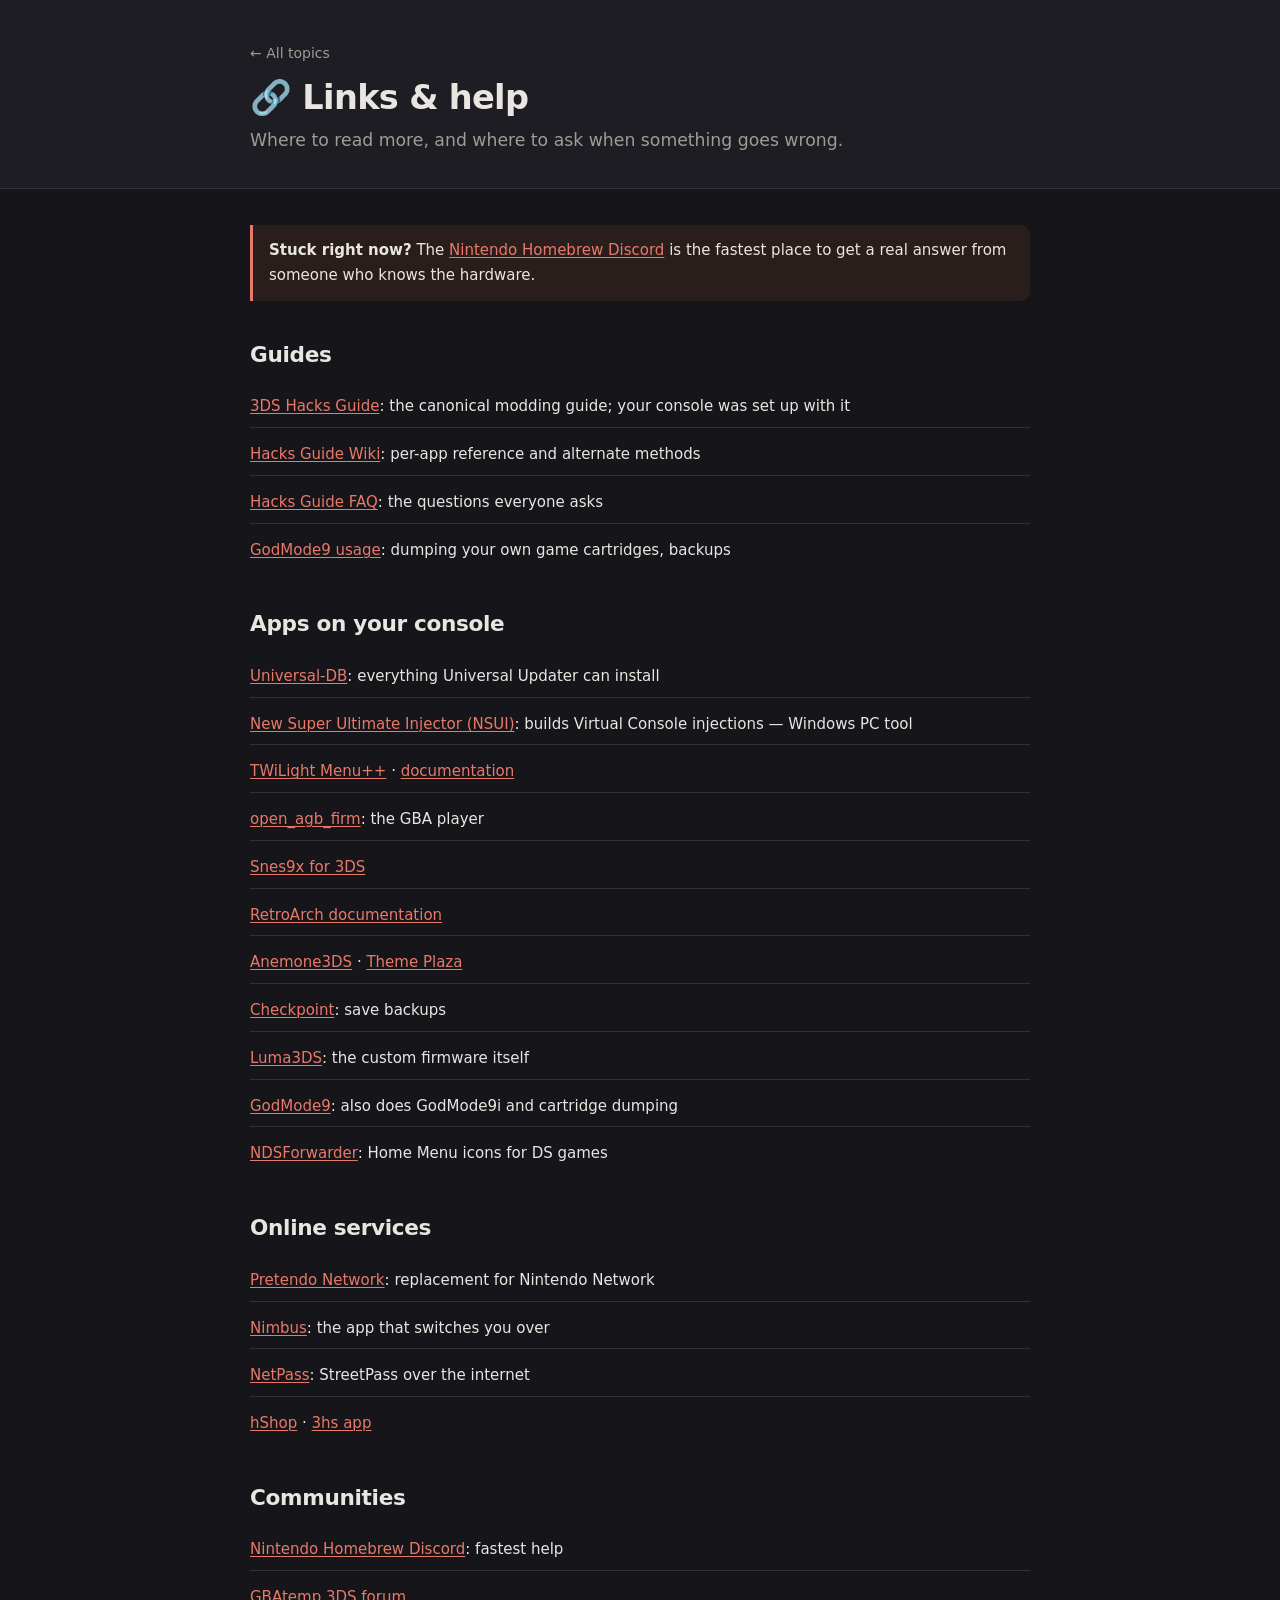
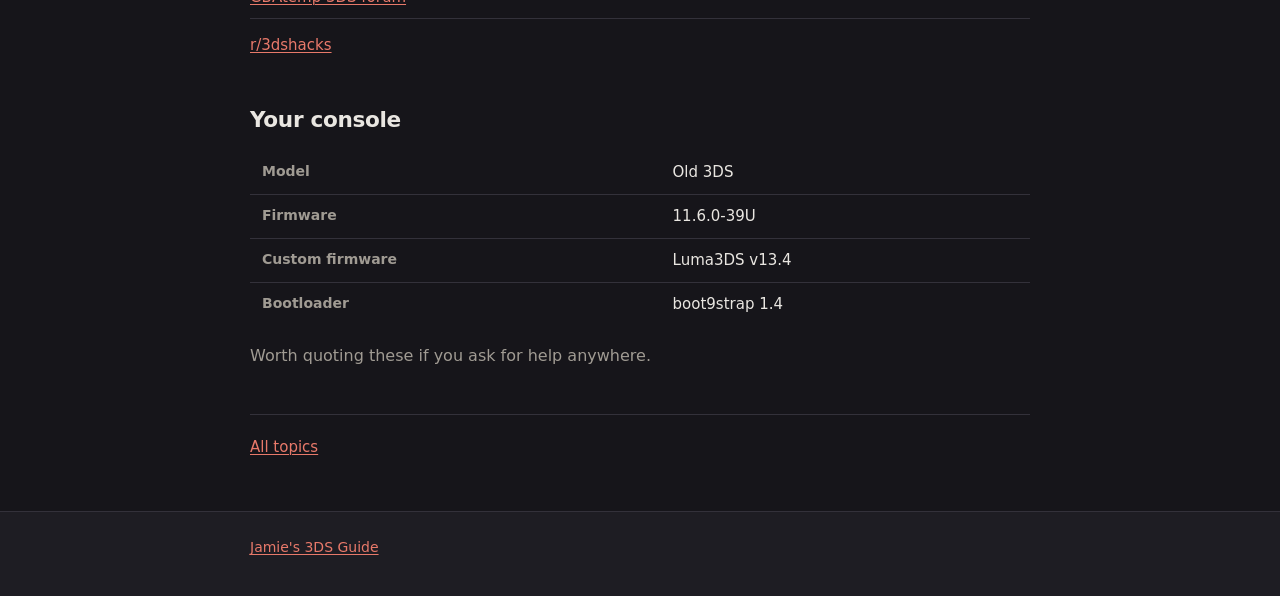
<file: links.html>
<!doctype html>
<html lang="en">
<head>
<meta charset="utf-8">
<meta name="viewport" content="width=device-width, initial-scale=1">
<title>Links &amp; help · Jamie's 3DS Guide</title>
<meta name="description" content="Guides, app pages, communities, and where to ask when something goes wrong.">
<link rel="stylesheet" href="style.css">
<link rel="icon" href="data:image/svg+xml,<svg xmlns='http://www.w3.org/2000/svg' viewBox='0 0 100 100'><text y='.9em' font-size='90'>🎮</text></svg>">
</head>
<body>

<header class="pagehead">
  <div class="wrap">
    <a class="back" href="index.html">← All topics</a>
    <h1>🔗 Links &amp; help</h1>
    <p class="lede">Where to read more, and where to ask when something goes wrong.</p>
  </div>
</header>

<main class="wrap">

<div class="callout do">
  <strong>Stuck right now?</strong> The <a href="https://discord.gg/MWxPgEp" rel="noopener">Nintendo Homebrew Discord</a> is the fastest place to get a real answer from someone who knows the hardware.
</div>

<h2>Guides</h2>
<ul class="links">
  <li><a href="https://3ds.hacks.guide/" rel="noopener">3DS Hacks Guide</a>: the canonical modding guide; your console was set up with it</li>
  <li><a href="https://wiki.hacks.guide/wiki/3DS:" rel="noopener">Hacks Guide Wiki</a>: per-app reference and alternate methods</li>
  <li><a href="https://3ds.hacks.guide/faq" rel="noopener">Hacks Guide FAQ</a>: the questions everyone asks</li>
  <li><a href="https://3ds.hacks.guide/godmode9-usage" rel="noopener">GodMode9 usage</a>: dumping your own game cartridges, backups</li>
</ul>

<h2>Apps on your console</h2>
<ul class="links">
  <li><a href="https://db.universal-team.net/" rel="noopener">Universal-DB</a>: everything Universal Updater can install</li>
  <li><a href="https://gbatemp.net/threads/new-super-ultimate-injector-3ds.539175/" rel="noopener">New Super Ultimate Injector (NSUI)</a>: builds Virtual Console injections — Windows PC tool</li>
  <li><a href="https://github.com/DS-Homebrew/TWiLightMenu" rel="noopener">TWiLight Menu++</a> · <a href="https://wiki.ds-homebrew.com/twilightmenu/" rel="noopener">documentation</a></li>
  <li><a href="https://github.com/profi200/open_agb_firm" rel="noopener">open_agb_firm</a>: the GBA player</li>
  <li><a href="https://github.com/matbo87/snes9x_3ds" rel="noopener">Snes9x for 3DS</a></li>
  <li><a href="https://docs.libretro.com/" rel="noopener">RetroArch documentation</a></li>
  <li><a href="https://github.com/astronautlevel2/Anemone3DS" rel="noopener">Anemone3DS</a> · <a href="https://themeplaza.art/" rel="noopener">Theme Plaza</a></li>
  <li><a href="https://github.com/FlagBrew/Checkpoint" rel="noopener">Checkpoint</a>: save backups</li>
  <li><a href="https://github.com/LumaTeam/Luma3DS" rel="noopener">Luma3DS</a>: the custom firmware itself</li>
  <li><a href="https://github.com/d0k3/GodMode9" rel="noopener">GodMode9</a>: also does GodMode9i and cartridge dumping</li>
  <li><a href="https://github.com/MechanicalDragon0687/ndsForwarder" rel="noopener">NDSForwarder</a>: Home Menu icons for DS games</li>
</ul>

<h2>Online services</h2>
<ul class="links">
  <li><a href="https://pretendo.network/" rel="noopener">Pretendo Network</a>: replacement for Nintendo Network</li>
  <li><a href="https://github.com/PretendoNetwork/nimbus" rel="noopener">Nimbus</a>: the app that switches you over</li>
  <li><a href="https://gitlab.com/3ds-netpass/netpass" rel="noopener">NetPass</a>: StreetPass over the internet</li>
  <li><a href="https://hshop.erista.me/" rel="noopener">hShop</a> · <a href="https://hshop.erista.me/3hs" rel="noopener">3hs app</a></li>
</ul>

<h2>Communities</h2>
<ul class="links">
  <li><a href="https://discord.gg/MWxPgEp" rel="noopener">Nintendo Homebrew Discord</a>: fastest help</li>
  <li><a href="https://gbatemp.net/forums/nintendo-3ds.271/" rel="noopener">GBAtemp 3DS forum</a></li>
  <li><a href="https://www.reddit.com/r/3dshacks/" rel="noopener">r/3dshacks</a></li>
</ul>

<h2>Your console</h2>
<table>
  <tbody>
    <tr><th scope="row">Model</th><td>Old 3DS</td></tr>
    <tr><th scope="row">Firmware</th><td>11.6.0-39U</td></tr>
    <tr><th scope="row">Custom firmware</th><td>Luma3DS v13.4</td></tr>
    <tr><th scope="row">Bootloader</th><td>boot9strap 1.4</td></tr>
  </tbody>
</table>
<p class="muted">Worth quoting these if you ask for help anywhere.</p>

<nav class="pagenav">
  <a href="index.html">All topics</a>
</nav>

</main>

<footer>
  <div class="wrap">
    <p class="muted"><a href="index.html">Jamie's 3DS Guide</a></p>
  </div>
</footer>

<script src="app.js"></script>
</body>
</html>
</file>
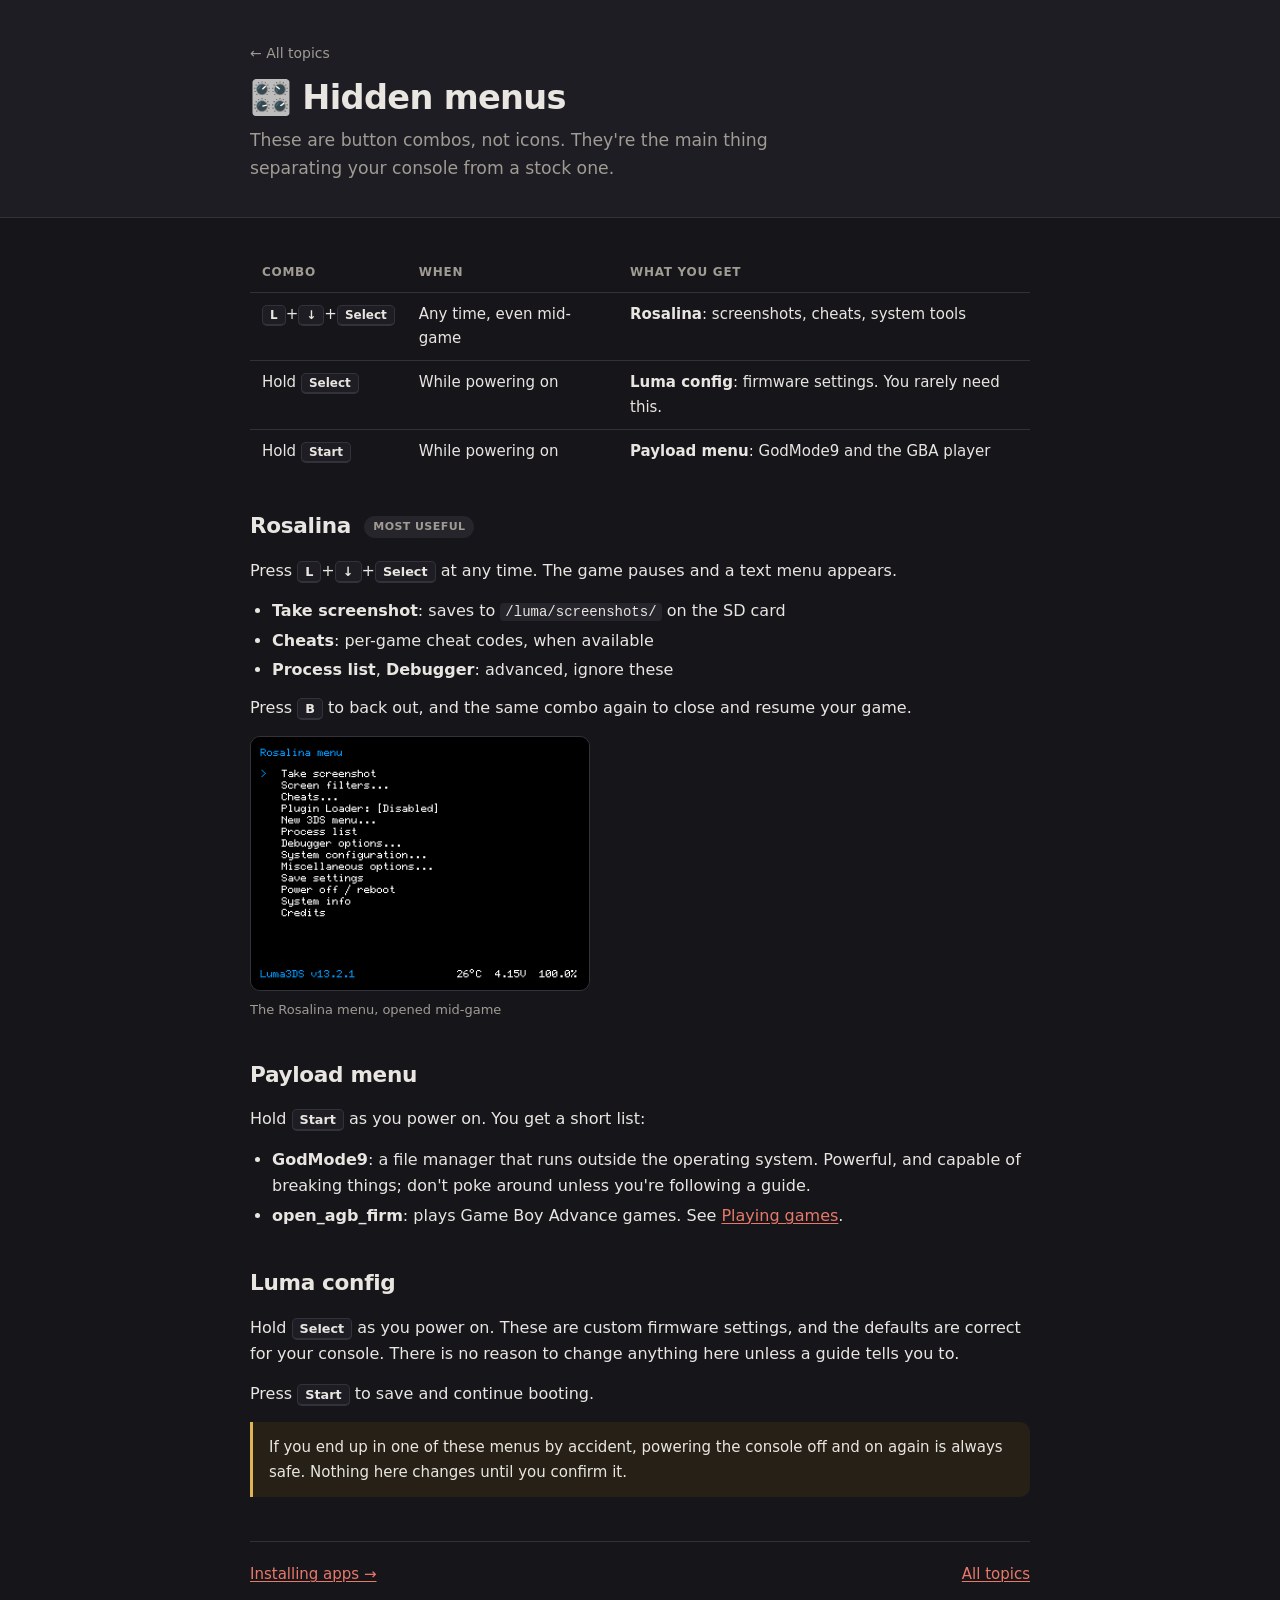
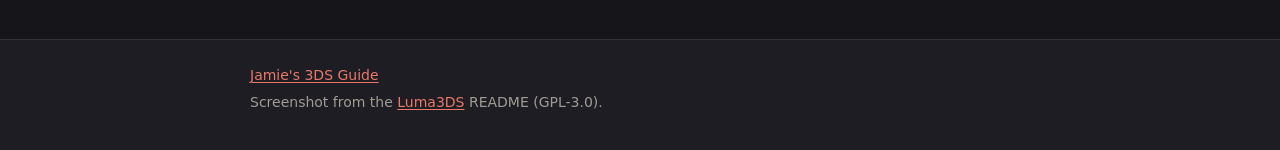
<file: menus.html>
<!doctype html>
<html lang="en">
<head>
<meta charset="utf-8">
<meta name="viewport" content="width=device-width, initial-scale=1">
<title>Hidden menus · Jamie's 3DS Guide</title>
<meta name="description" content="Rosalina, the Luma config menu, and the payload menu: the button combos that matter.">
<link rel="stylesheet" href="style.css">
<link rel="icon" href="data:image/svg+xml,<svg xmlns='http://www.w3.org/2000/svg' viewBox='0 0 100 100'><text y='.9em' font-size='90'>🎮</text></svg>">
</head>
<body>

<header class="pagehead">
  <div class="wrap">
    <a class="back" href="index.html">← All topics</a>
    <h1>🎛️ Hidden menus</h1>
    <p class="lede">These are button combos, not icons. They're the main thing separating your console from a stock one.</p>
  </div>
</header>

<main class="wrap">

<table>
  <thead><tr><th>Combo</th><th>When</th><th>What you get</th></tr></thead>
  <tbody>
    <tr>
      <td><kbd>L</kbd>+<kbd>↓</kbd>+<kbd>Select</kbd></td>
      <td>Any time, even mid-game</td>
      <td><strong>Rosalina</strong>: screenshots, cheats, system tools</td>
    </tr>
    <tr>
      <td>Hold <kbd>Select</kbd></td>
      <td>While powering on</td>
      <td><strong>Luma config</strong>: firmware settings. You rarely need this.</td>
    </tr>
    <tr>
      <td>Hold <kbd>Start</kbd></td>
      <td>While powering on</td>
      <td><strong>Payload menu</strong>: GodMode9 and the GBA player</td>
    </tr>
  </tbody>
</table>

<h2>Rosalina <span class="tag">most useful</span></h2>
<p>Press <kbd>L</kbd>+<kbd>↓</kbd>+<kbd>Select</kbd> at any time. The game pauses and a text menu appears.</p>
<ul class="tight">
  <li><strong>Take screenshot</strong>: saves to <code>/luma/screenshots/</code> on the SD card</li>
  <li><strong>Cheats</strong>: per-game cheat codes, when available</li>
  <li><strong>Process list</strong>, <strong>Debugger</strong>: advanced, ignore these</li>
</ul>
<p>Press <kbd>B</kbd> to back out, and the same combo again to close and resume your game.</p>

<figure class="shot" data-img="rosalina.png" data-cap="The Rosalina menu, opened mid-game"></figure>

<h2>Payload menu</h2>
<p>Hold <kbd>Start</kbd> as you power on. You get a short list:</p>
<ul class="tight">
  <li><strong>GodMode9</strong>: a file manager that runs outside the operating system. Powerful, and capable of breaking things; don't poke around unless you're following a guide.</li>
  <li><strong>open_agb_firm</strong>: plays Game Boy Advance games. See <a href="games.html#gba">Playing games</a>.</li>
</ul>

<h2>Luma config</h2>
<p>Hold <kbd>Select</kbd> as you power on. These are custom firmware settings, and the defaults are correct for your console. There is no reason to change anything here unless a guide tells you to.</p>
<p>Press <kbd>Start</kbd> to save and continue booting.</p>

<div class="callout warn">
  If you end up in one of these menus by accident, powering the console off and on again is always safe. Nothing here changes until you confirm it.
</div>

<nav class="pagenav">
  <a href="apps.html">Installing apps →</a>
  <a href="index.html">All topics</a>
</nav>

</main>

<footer>
  <div class="wrap">
    <p class="muted"><a href="index.html">Jamie's 3DS Guide</a></p>
    <p class="muted">Screenshot from the <a href="https://github.com/LumaTeam/Luma3DS" rel="noopener">Luma3DS</a> README (GPL-3.0).</p>
  </div>
</footer>

<script src="app.js"></script>
</body>
</html>
</file>
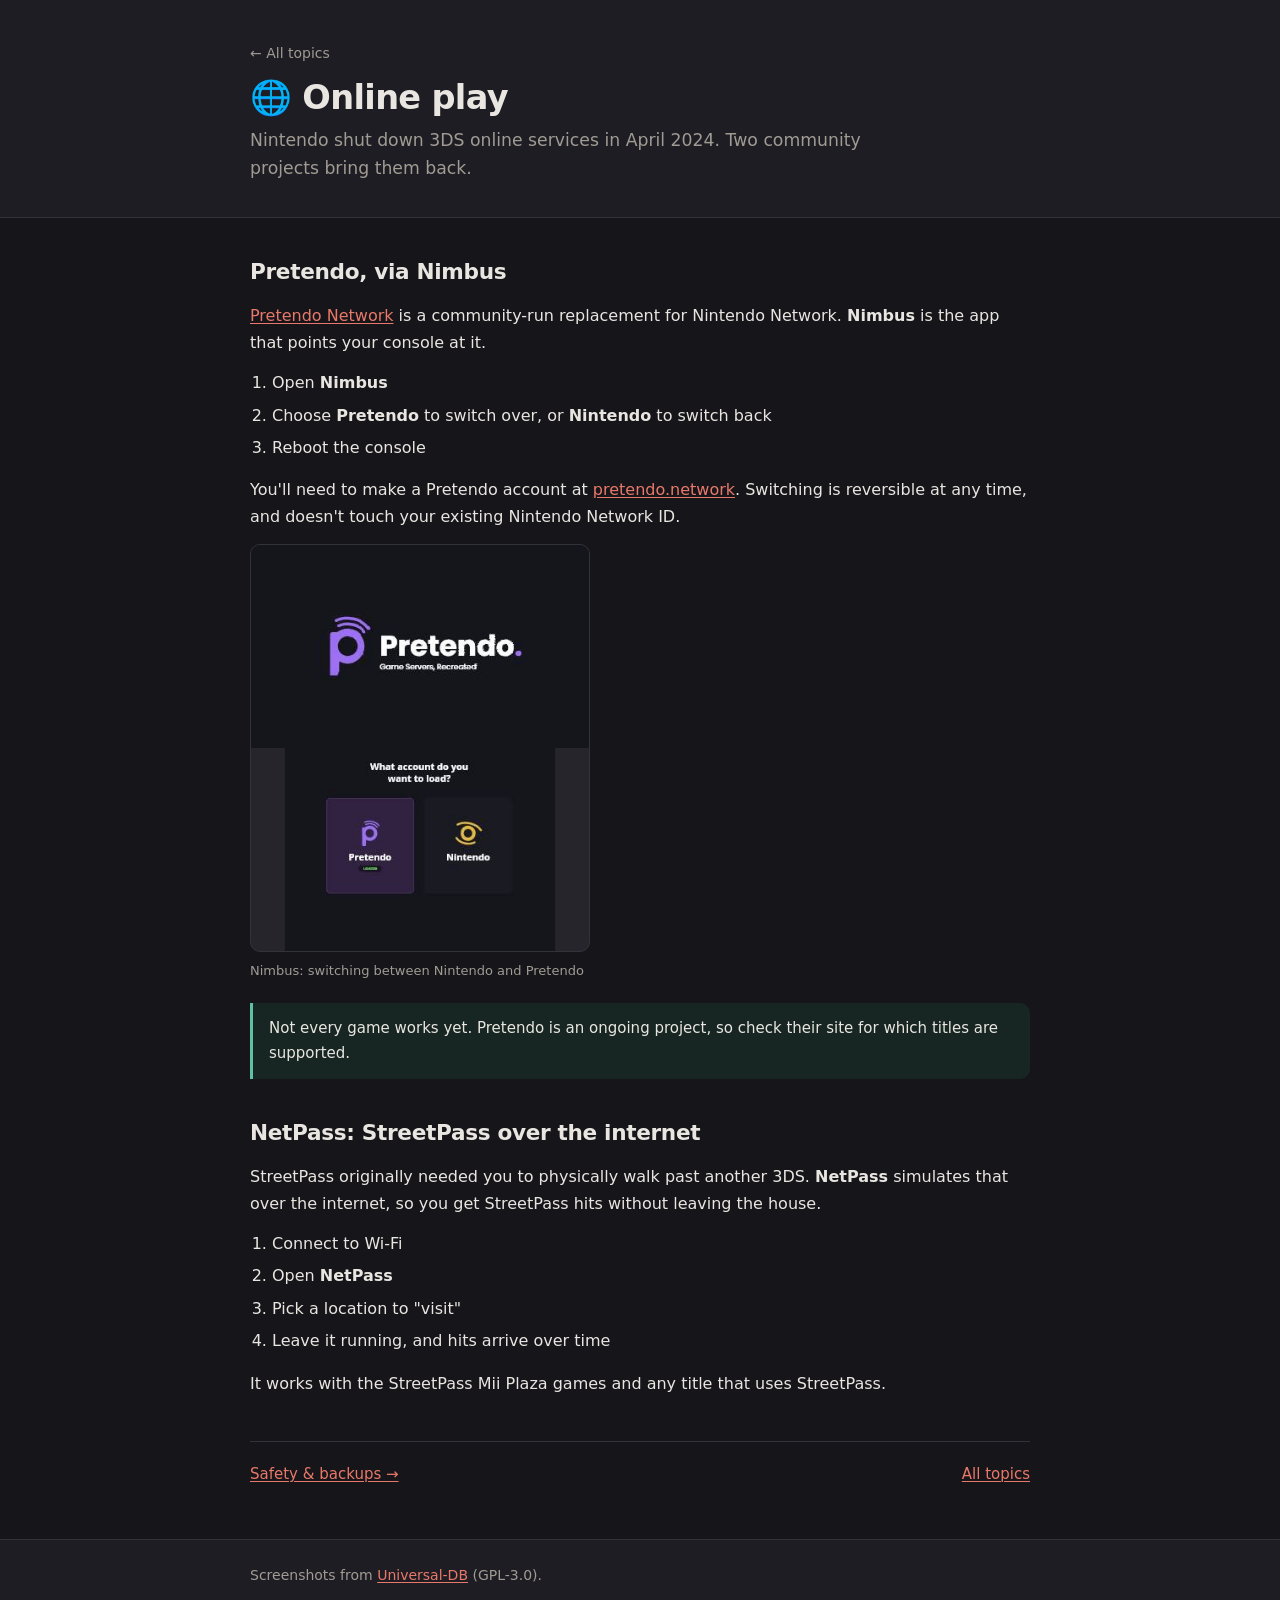
<file: online.html>
<!doctype html>
<html lang="en">
<head>
<meta charset="utf-8">
<meta name="viewport" content="width=device-width, initial-scale=1">
<title>Online play · Jamie's 3DS Guide</title>
<meta name="description" content="Pretendo and NetPass bring back the online features Nintendo switched off.">
<link rel="stylesheet" href="style.css">
<link rel="icon" href="data:image/svg+xml,<svg xmlns='http://www.w3.org/2000/svg' viewBox='0 0 100 100'><text y='.9em' font-size='90'>🎮</text></svg>">
</head>
<body>

<header class="pagehead">
  <div class="wrap">
    <a class="back" href="index.html">← All topics</a>
    <h1>🌐 Online play</h1>
    <p class="lede">Nintendo shut down 3DS online services in April 2024. Two community projects bring them back.</p>
  </div>
</header>

<main class="wrap">

<h2>Pretendo, via Nimbus</h2>
<p><a href="https://pretendo.network/" rel="noopener">Pretendo Network</a> is a community-run replacement for Nintendo Network. <strong>Nimbus</strong> is the app that points your console at it.</p>
<ol>
  <li>Open <strong>Nimbus</strong></li>
  <li>Choose <strong>Pretendo</strong> to switch over, or <strong>Nintendo</strong> to switch back</li>
  <li>Reboot the console</li>
</ol>
<p>You'll need to make a Pretendo account at <a href="https://pretendo.network/" rel="noopener">pretendo.network</a>. Switching is reversible at any time, and doesn't touch your existing Nintendo Network ID.</p>

<figure class="shot" data-img="nimbus.png" data-cap="Nimbus: switching between Nintendo and Pretendo"></figure>

<div class="callout tip">
  Not every game works yet. Pretendo is an ongoing project, so check their site for which titles are supported.
</div>

<h2>NetPass: StreetPass over the internet</h2>
<p>StreetPass originally needed you to physically walk past another 3DS. <strong>NetPass</strong> simulates that over the internet, so you get StreetPass hits without leaving the house.</p>
<ol>
  <li>Connect to Wi-Fi</li>
  <li>Open <strong>NetPass</strong></li>
  <li>Pick a location to "visit"</li>
  <li>Leave it running, and hits arrive over time</li>
</ol>
<p>It works with the StreetPass Mii Plaza games and any title that uses StreetPass.</p>

<nav class="pagenav">
  <a href="safety.html">Safety &amp; backups →</a>
  <a href="index.html">All topics</a>
</nav>

</main>

<footer>
  <div class="wrap">
    <p class="muted">Screenshots from <a href="https://db.universal-team.net/" rel="noopener">Universal-DB</a> (GPL-3.0).</p>
  </div>
</footer>

<script src="app.js"></script>
</body>
</html>
</file>
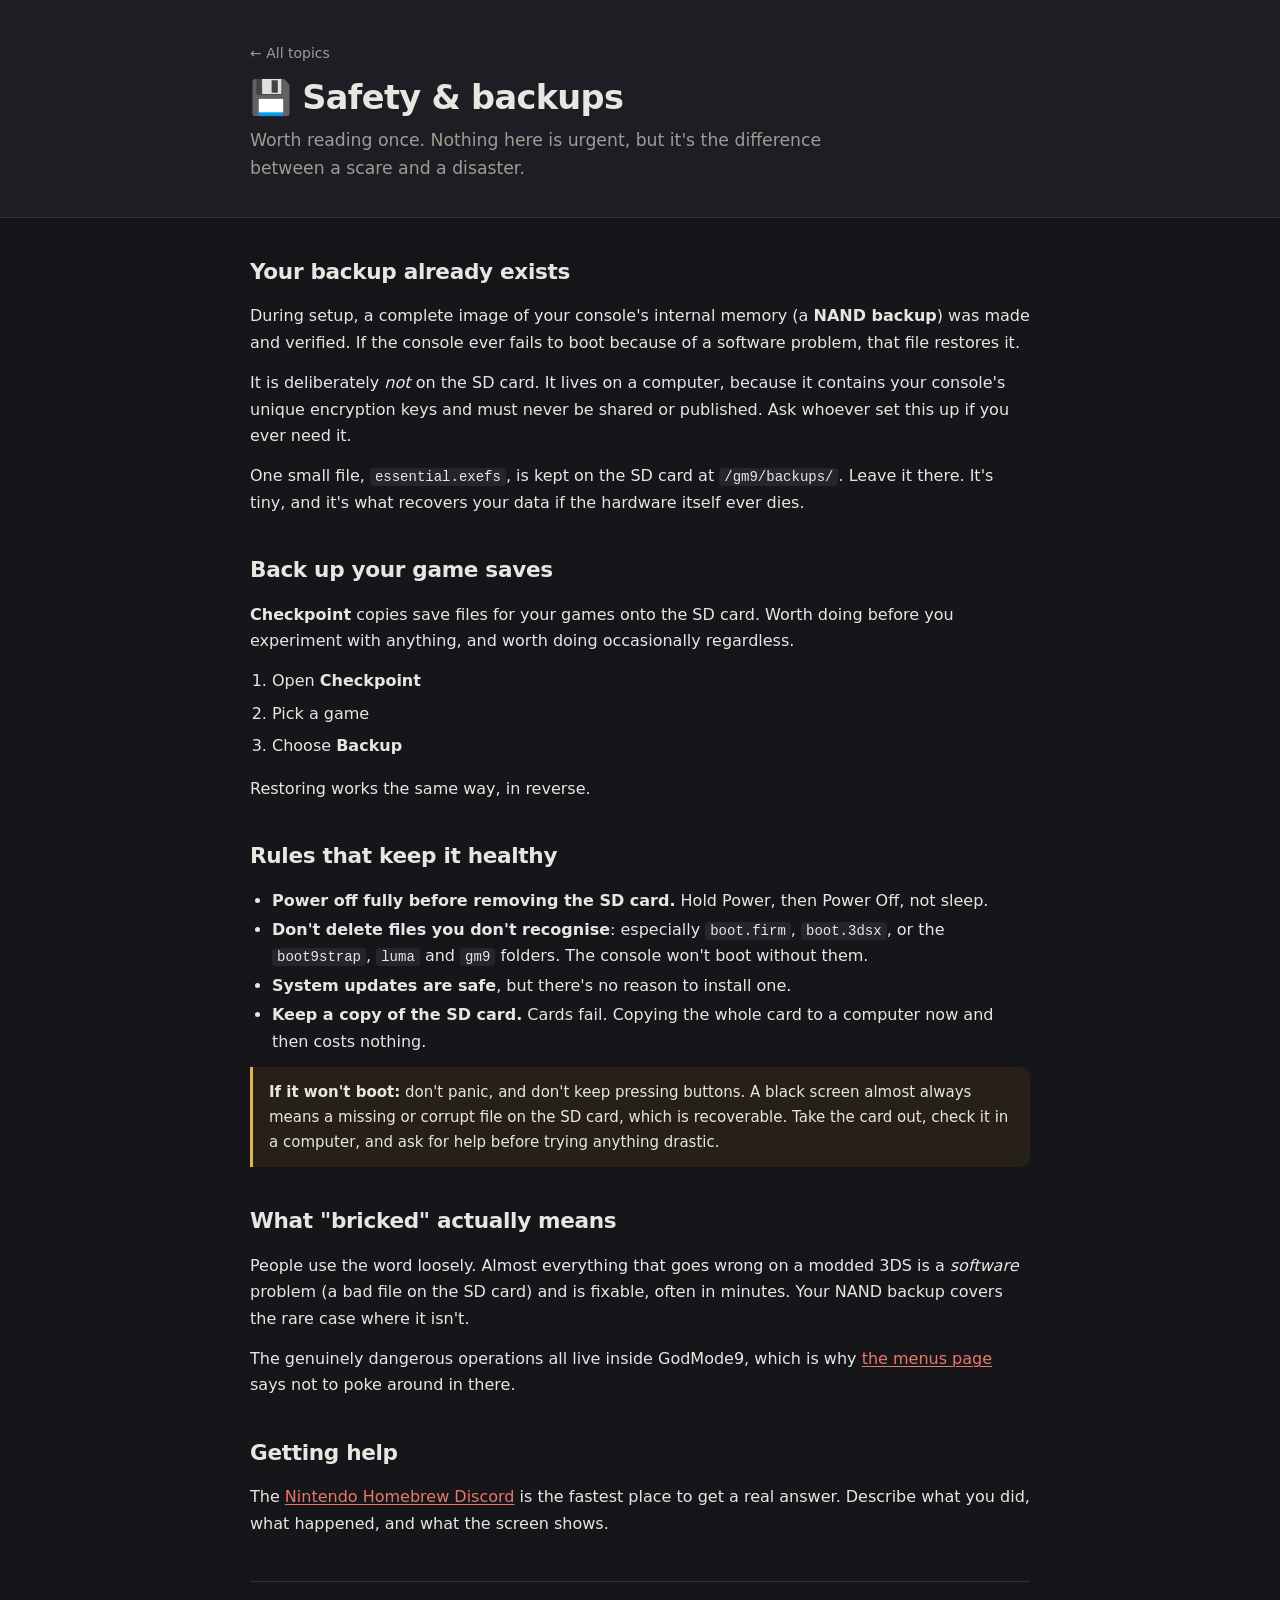
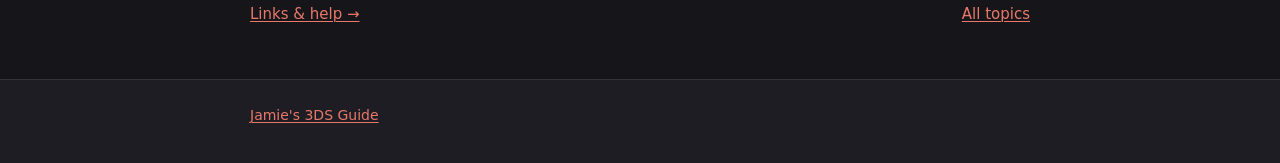
<file: safety.html>
<!doctype html>
<html lang="en">
<head>
<meta charset="utf-8">
<meta name="viewport" content="width=device-width, initial-scale=1">
<title>Safety &amp; backups · Jamie's 3DS Guide</title>
<meta name="description" content="Your NAND backup, backing up game saves, and the rules that keep a modded 3DS healthy.">
<link rel="stylesheet" href="style.css">
<link rel="icon" href="data:image/svg+xml,<svg xmlns='http://www.w3.org/2000/svg' viewBox='0 0 100 100'><text y='.9em' font-size='90'>🎮</text></svg>">
</head>
<body>

<header class="pagehead">
  <div class="wrap">
    <a class="back" href="index.html">← All topics</a>
    <h1>💾 Safety &amp; backups</h1>
    <p class="lede">Worth reading once. Nothing here is urgent, but it's the difference between a scare and a disaster.</p>
  </div>
</header>

<main class="wrap">

<h2>Your backup already exists</h2>
<p>During setup, a complete image of your console's internal memory (a <strong>NAND backup</strong>) was made and verified. If the console ever fails to boot because of a software problem, that file restores it.</p>
<p>It is deliberately <em>not</em> on the SD card. It lives on a computer, because it contains your console's unique encryption keys and must never be shared or published. Ask whoever set this up if you ever need it.</p>

<p>One small file, <code>essential.exefs</code>, is kept on the SD card at <code>/gm9/backups/</code>. Leave it there. It's tiny, and it's what recovers your data if the hardware itself ever dies.</p>

<h2>Back up your game saves</h2>
<p><strong>Checkpoint</strong> copies save files for your games onto the SD card. Worth doing before you experiment with anything, and worth doing occasionally regardless.</p>
<ol>
  <li>Open <strong>Checkpoint</strong></li>
  <li>Pick a game</li>
  <li>Choose <strong>Backup</strong></li>
</ol>
<p>Restoring works the same way, in reverse.</p>

<h2>Rules that keep it healthy</h2>
<ul class="tight">
  <li><strong>Power off fully before removing the SD card.</strong> Hold Power, then Power Off, not sleep.</li>
  <li><strong>Don't delete files you don't recognise</strong>: especially <code>boot.firm</code>, <code>boot.3dsx</code>, or the <code>boot9strap</code>, <code>luma</code> and <code>gm9</code> folders. The console won't boot without them.</li>
  <li><strong>System updates are safe</strong>, but there's no reason to install one.</li>
  <li><strong>Keep a copy of the SD card.</strong> Cards fail. Copying the whole card to a computer now and then costs nothing.</li>
</ul>

<div class="callout warn">
  <strong>If it won't boot:</strong> don't panic, and don't keep pressing buttons. A black screen almost always means a missing or corrupt file on the SD card, which is recoverable. Take the card out, check it in a computer, and ask for help before trying anything drastic.
</div>

<h2>What "bricked" actually means</h2>
<p>People use the word loosely. Almost everything that goes wrong on a modded 3DS is a <em>software</em> problem (a bad file on the SD card) and is fixable, often in minutes. Your NAND backup covers the rare case where it isn't.</p>
<p>The genuinely dangerous operations all live inside GodMode9, which is why <a href="menus.html">the menus page</a> says not to poke around in there.</p>

<h2>Getting help</h2>
<p>The <a href="https://discord.gg/MWxPgEp" rel="noopener">Nintendo Homebrew Discord</a> is the fastest place to get a real answer. Describe what you did, what happened, and what the screen shows.</p>

<nav class="pagenav">
  <a href="links.html">Links &amp; help →</a>
  <a href="index.html">All topics</a>
</nav>

</main>

<footer>
  <div class="wrap">
    <p class="muted"><a href="index.html">Jamie's 3DS Guide</a></p>
  </div>
</footer>

<script src="app.js"></script>
</body>
</html>
</file>
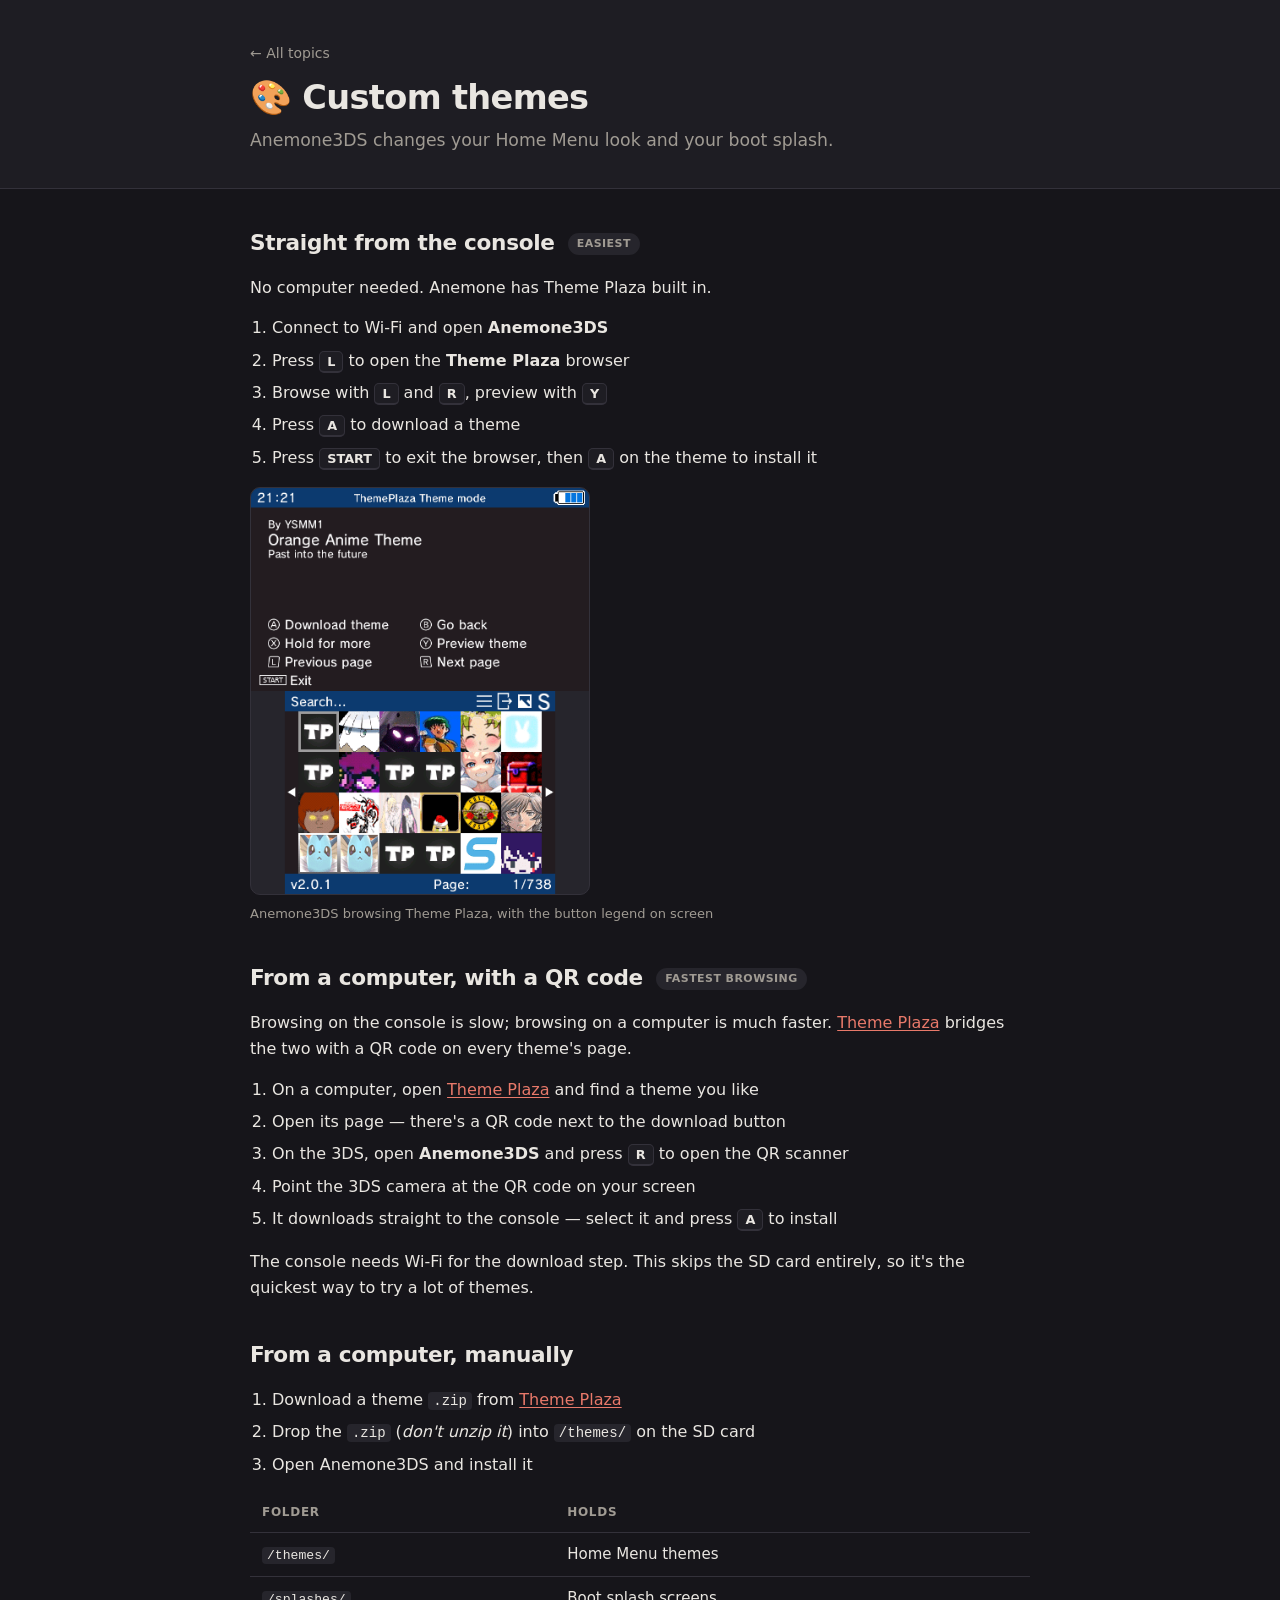
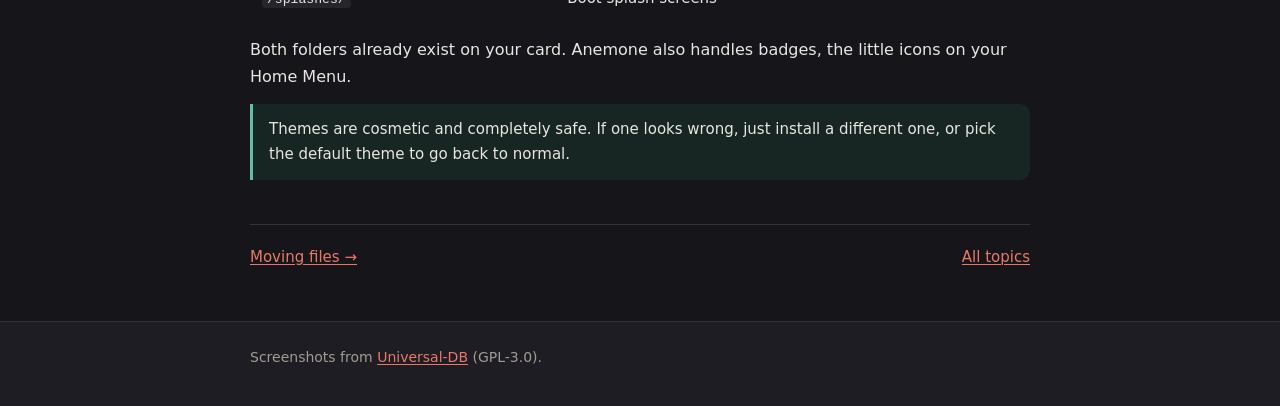
<file: themes.html>
<!doctype html>
<html lang="en">
<head>
<meta charset="utf-8">
<meta name="viewport" content="width=device-width, initial-scale=1">
<title>Custom themes · Jamie's 3DS Guide</title>
<meta name="description" content="Change your Home Menu look and boot splash with Anemone3DS and Theme Plaza.">
<link rel="stylesheet" href="style.css">
<link rel="icon" href="data:image/svg+xml,<svg xmlns='http://www.w3.org/2000/svg' viewBox='0 0 100 100'><text y='.9em' font-size='90'>🎮</text></svg>">
</head>
<body>

<header class="pagehead">
  <div class="wrap">
    <a class="back" href="index.html">← All topics</a>
    <h1>🎨 Custom themes</h1>
    <p class="lede">Anemone3DS changes your Home Menu look and your boot splash.</p>
  </div>
</header>

<main class="wrap">

<h2>Straight from the console <span class="tag">easiest</span></h2>
<p>No computer needed. Anemone has Theme Plaza built in.</p>
<ol>
  <li>Connect to Wi-Fi and open <strong>Anemone3DS</strong></li>
  <li>Press <kbd>L</kbd> to open the <strong>Theme Plaza</strong> browser</li>
  <li>Browse with <kbd>L</kbd> and <kbd>R</kbd>, preview with <kbd>Y</kbd></li>
  <li>Press <kbd>A</kbd> to download a theme</li>
  <li>Press <kbd>START</kbd> to exit the browser, then <kbd>A</kbd> on the theme to install it</li>
</ol>

<figure class="shot" data-img="anemone.png" data-cap="Anemone3DS browsing Theme Plaza, with the button legend on screen"></figure>

<h2>From a computer, with a QR code <span class="tag">fastest browsing</span></h2>
<p>Browsing on the console is slow; browsing on a computer is much faster. <a href="https://themeplaza.art/" rel="noopener">Theme Plaza</a> bridges the two with a QR code on every theme's page.</p>
<ol>
  <li>On a computer, open <a href="https://themeplaza.art/" rel="noopener">Theme Plaza</a> and find a theme you like</li>
  <li>Open its page — there's a QR code next to the download button</li>
  <li>On the 3DS, open <strong>Anemone3DS</strong> and press <kbd>R</kbd> to open the QR scanner</li>
  <li>Point the 3DS camera at the QR code on your screen</li>
  <li>It downloads straight to the console — select it and press <kbd>A</kbd> to install</li>
</ol>
<p>The console needs Wi-Fi for the download step. This skips the SD card entirely, so it's the quickest way to try a lot of themes.</p>

<h2>From a computer, manually</h2>
<ol>
  <li>Download a theme <code>.zip</code> from <a href="https://themeplaza.art/" rel="noopener">Theme Plaza</a></li>
  <li>Drop the <code>.zip</code> (<em>don't unzip it</em>) into <code>/themes/</code> on the SD card</li>
  <li>Open Anemone3DS and install it</li>
</ol>

<table>
  <thead><tr><th>Folder</th><th>Holds</th></tr></thead>
  <tbody>
    <tr><td><code>/themes/</code></td><td>Home Menu themes</td></tr>
    <tr><td><code>/splashes/</code></td><td>Boot splash screens</td></tr>
  </tbody>
</table>

<p>Both folders already exist on your card. Anemone also handles badges, the little icons on your Home Menu.</p>

<div class="callout tip">
  Themes are cosmetic and completely safe. If one looks wrong, just install a different one, or pick the default theme to go back to normal.
</div>

<nav class="pagenav">
  <a href="files.html">Moving files →</a>
  <a href="index.html">All topics</a>
</nav>

</main>

<footer>
  <div class="wrap">
    <p class="muted">Screenshots from <a href="https://db.universal-team.net/" rel="noopener">Universal-DB</a> (GPL-3.0).</p>
  </div>
</footer>

<script src="app.js"></script>
</body>
</html>
</file>
<file: style.css>
:root {
  --bg: #16151a;
  --surface: #1e1d23;
  --surface-2: #26252c;
  --text: #e9e6e1;
  --text-muted: #a09b93;
  --border: #33313a;
  --accent: #e8796a;
  --accent-soft: #2a1e1d;
  --tip: #5fc0a4;
  --tip-soft: #172623;
  --warn: #e0b354;
  --warn-soft: #262017;
  --radius: 10px;
  --wrap: 820px;
  --mono: ui-monospace, "SF Mono", "Cascadia Code", Menlo, Consolas, monospace;
  color-scheme: dark;
}

* { box-sizing: border-box; }

body {
  margin: 0;
  background: var(--bg);
  color: var(--text);
  font: 16px/1.65 -apple-system, BlinkMacSystemFont, "Segoe UI", Inter, system-ui, sans-serif;
  -webkit-text-size-adjust: 100%;
}

/* Longhand: a padding shorthand here outranks main's vertical padding. */
.wrap { max-width: var(--wrap); margin: 0 auto; padding-left: 20px; padding-right: 20px; }

.skip { position: absolute; left: -9999px; background: var(--accent); color: #fff; padding: 10px 16px; z-index: 10; }
.skip:focus { left: 8px; top: 8px; }

a { color: var(--accent); text-decoration-thickness: 1px; text-underline-offset: 2px; }

/* headers */
.hero {
  background: var(--surface);
  border-bottom: 1px solid var(--border);
  padding: 52px 0 40px;
}
.kicker {
  margin: 0 0 10px;
  font-size: 12px; letter-spacing: .1em; text-transform: uppercase;
  color: var(--text-muted); font-weight: 600;
}
.hero h1 {
  margin: 0 0 12px;
  font-size: clamp(2rem, 6vw, 2.9rem); line-height: 1.1; letter-spacing: -.02em;
}
.lede { margin: 0; font-size: 1.08rem; color: var(--text-muted); max-width: 56ch; }

.pagehead {
  background: var(--surface);
  border-bottom: 1px solid var(--border);
  padding: 40px 0 34px;
}
.pagehead h1 {
  margin: 0 0 8px;
  font-size: clamp(1.6rem, 5vw, 2.1rem); line-height: 1.15; letter-spacing: -.02em;
}
.back {
  display: inline-block; margin-bottom: 14px;
  font-size: 14px; color: var(--text-muted); text-decoration: none;
}
.back:hover { color: var(--accent); }

main { padding-top: 36px; padding-bottom: 52px; }

/* search */
.searchbar { margin: 0 0 22px; }
#search {
  width: 100%;
  font: inherit;
  padding: 13px 16px;
  color: var(--text);
  background: var(--surface);
  border: 1px solid var(--border);
  border-radius: var(--radius);
  -webkit-appearance: none;
}
#search:focus {
  outline: none;
  border-color: var(--accent);
  box-shadow: 0 0 0 3px var(--accent-soft);
}
#search::placeholder { color: var(--text-muted); }
.hint { margin: 8px 2px 0; font-size: 13px; color: var(--text-muted); }

/* topic cards */
.cards {
  display: grid;
  grid-template-columns: 1fr;
  gap: 12px;
}
@media (min-width: 620px) { .cards { grid-template-columns: repeat(2, 1fr); } }
@media (min-width: 900px) {
  .cards { grid-template-columns: repeat(3, 1fr); }
  /* A card alone on the last row (nothing else at 3n+1) sits centered instead of stuck on the left. */
  .topic:last-child:nth-child(3n+1) { grid-column: 2; }
}

.topic {
  display: block;
  position: relative;
  background: var(--surface);
  border: 1px solid var(--border);
  border-radius: var(--radius);
  padding: 18px;
  text-decoration: none;
  color: inherit;
  transition: border-color .12s, transform .12s;
}
.topic:hover {
  border-color: var(--accent);
  transform: translateY(-2px);
}
.topic .ico { font-size: 22px; line-height: 1; display: block; margin-bottom: 10px; }
.topic h2 { margin: 0 0 5px; font-size: 1.05rem; letter-spacing: -.01em; }
.topic p { margin: 0; font-size: 14px; color: var(--text-muted); line-height: 1.5; }
.topic .first {
  display: inline-block; margin-top: 10px;
  font-size: 11px; font-weight: 600; letter-spacing: .04em; text-transform: uppercase;
  color: var(--accent); background: var(--accent-soft);
  border-radius: 20px; padding: 3px 10px;
}
.topic .first.warn-tag { color: var(--warn); background: var(--warn-soft); }
.topic[hidden] { display: none; }

.noresults { margin: 22px 2px; color: var(--text-muted); font-size: 15px; }
.linkish {
  font: inherit; color: var(--accent); background: none; border: 0;
  padding: 0; cursor: pointer; text-decoration: underline;
}

/* quick answers */
.quick { margin-top: 44px; padding-top: 32px; border-top: 1px solid var(--border); }
.quick h2 { margin: 0 0 16px; font-size: 1.2rem; }
.quick dl { margin: 0; }
.quick dt { font-weight: 600; margin-top: 16px; font-size: 15px; }
.quick dt:first-child { margin-top: 0; }
.quick dd { margin: 3px 0 0; color: var(--text-muted); font-size: 15px; }

/* body copy */
h2 { margin: 36px 0 14px; font-size: 1.35rem; letter-spacing: -.015em; scroll-margin-top: 20px; }
main > h2:first-child { margin-top: 0; }
h3 { margin: 26px 0 8px; font-size: 1.08rem; letter-spacing: -.01em; }
p { margin: 0 0 14px; }

ol, ul { margin: 0 0 16px; padding-left: 22px; }
li { margin-bottom: 6px; }
ul.tight, ol.tight { margin-bottom: 12px; }
ul.tight li { margin-bottom: 3px; }

ul.links { list-style: none; padding-left: 0; }
ul.links li { padding: 8px 0; border-bottom: 1px solid var(--border); font-size: 15px; }
ul.links li:last-child { border-bottom: 0; }

code {
  font-family: var(--mono); font-size: .875em;
  background: var(--surface-2); padding: 1px 5px; border-radius: 4px;
  word-break: break-word;
}
kbd {
  font-family: inherit; font-size: .8em; font-weight: 600;
  background: var(--surface); border: 1px solid var(--border); border-bottom-width: 2px;
  border-radius: 5px; padding: 2px 7px; white-space: nowrap;
}
.tag {
  display: inline-block;
  font-size: 11px; font-weight: 600; letter-spacing: .04em; text-transform: uppercase;
  color: var(--text-muted); background: var(--surface-2);
  border-radius: 20px; padding: 2px 9px;
  vertical-align: middle; margin-left: 6px;
}

/* tables */
table {
  width: 100%; border-collapse: collapse; margin: 0 0 18px; font-size: 15px;
  display: block; overflow-x: auto; white-space: nowrap;
}
@media (min-width: 620px) { table { display: table; white-space: normal; } }
th, td { text-align: left; padding: 9px 12px; border-bottom: 1px solid var(--border); vertical-align: top; }
thead th {
  font-size: 12px; letter-spacing: .06em; text-transform: uppercase; color: var(--text-muted);
}
tbody th[scope="row"] { font-weight: 600; color: var(--text-muted); font-size: 14px; }
tbody tr:last-child td, tbody tr:last-child th { border-bottom: 0; }
.routing td:first-child { font-weight: 600; }

/* callouts */
.callout {
  border-left: 3px solid var(--text-muted);
  background: var(--surface-2);
  padding: 13px 16px;
  border-radius: 0 var(--radius) var(--radius) 0;
  margin: 0 0 18px;
  font-size: 15px;
}
.callout.do   { border-color: var(--accent); background: var(--accent-soft); }
.callout.tip  { border-color: var(--tip);    background: var(--tip-soft); }
.callout.warn { border-color: var(--warn);   background: var(--warn-soft); }

/* screenshots */
.shot { margin: 0 0 22px; }
.shot img {
  display: block; max-width: 340px; width: 100%; height: auto;
  border: 1px solid var(--border); border-radius: var(--radius);
  background: var(--surface-2);
}
.shot figcaption { margin-top: 8px; font-size: 13px; color: var(--text-muted); }
.shot .placeholder {
  border: 1px dashed var(--border); border-radius: var(--radius);
  background: var(--surface-2);
  padding: 24px 18px; text-align: center;
  color: var(--text-muted); font-size: 13px;
}
.shot .placeholder code { background: var(--surface); font-size: 12px; }
.shot .placeholder strong { display: block; margin-bottom: 4px; color: var(--text); font-size: 14px; }

/* page nav */
.pagenav {
  display: flex; flex-wrap: wrap; gap: 10px; justify-content: space-between;
  margin-top: 44px; padding-top: 20px; border-top: 1px solid var(--border);
  font-size: 15px;
}

footer {
  border-top: 1px solid var(--border);
  background: var(--surface);
  padding: 24px 0 32px;
  font-size: 14px; color: var(--text-muted);
}
footer p { margin: 0 0 4px; }
.muted { color: var(--text-muted); }
</file>
